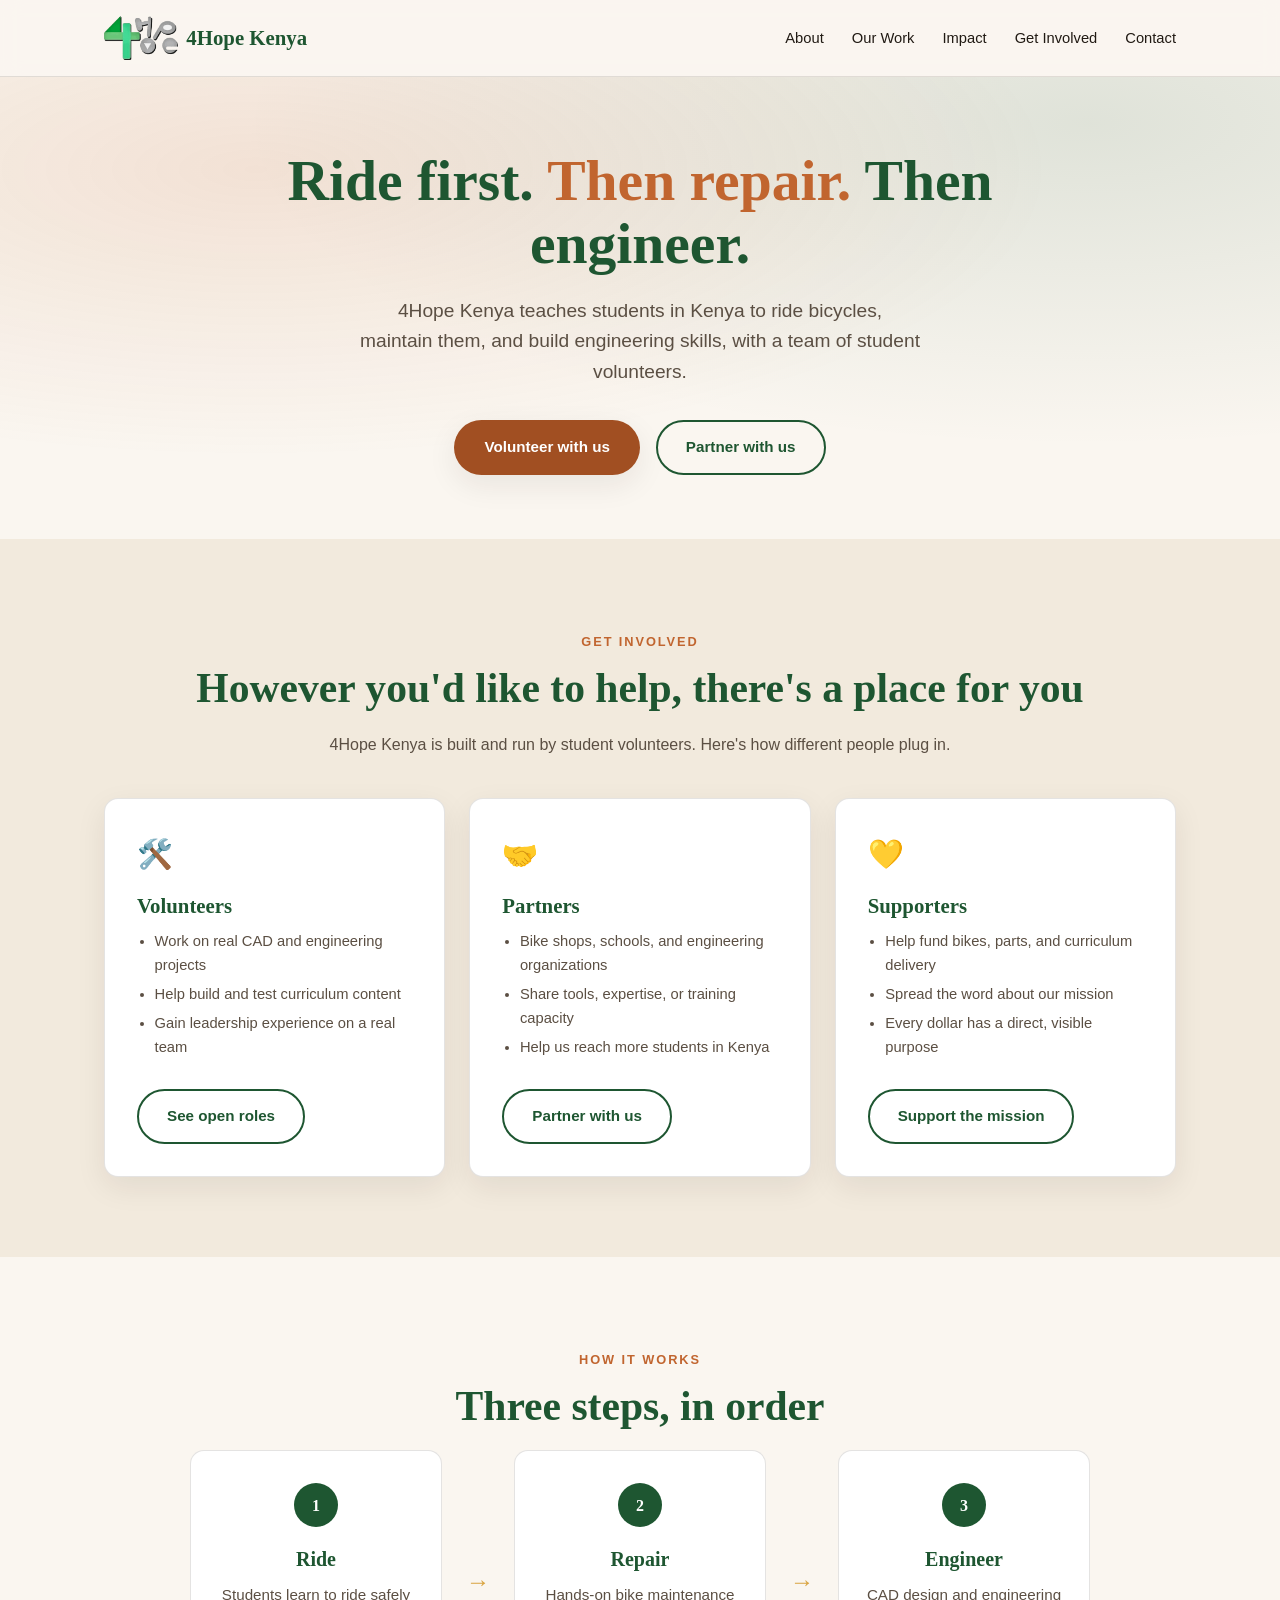
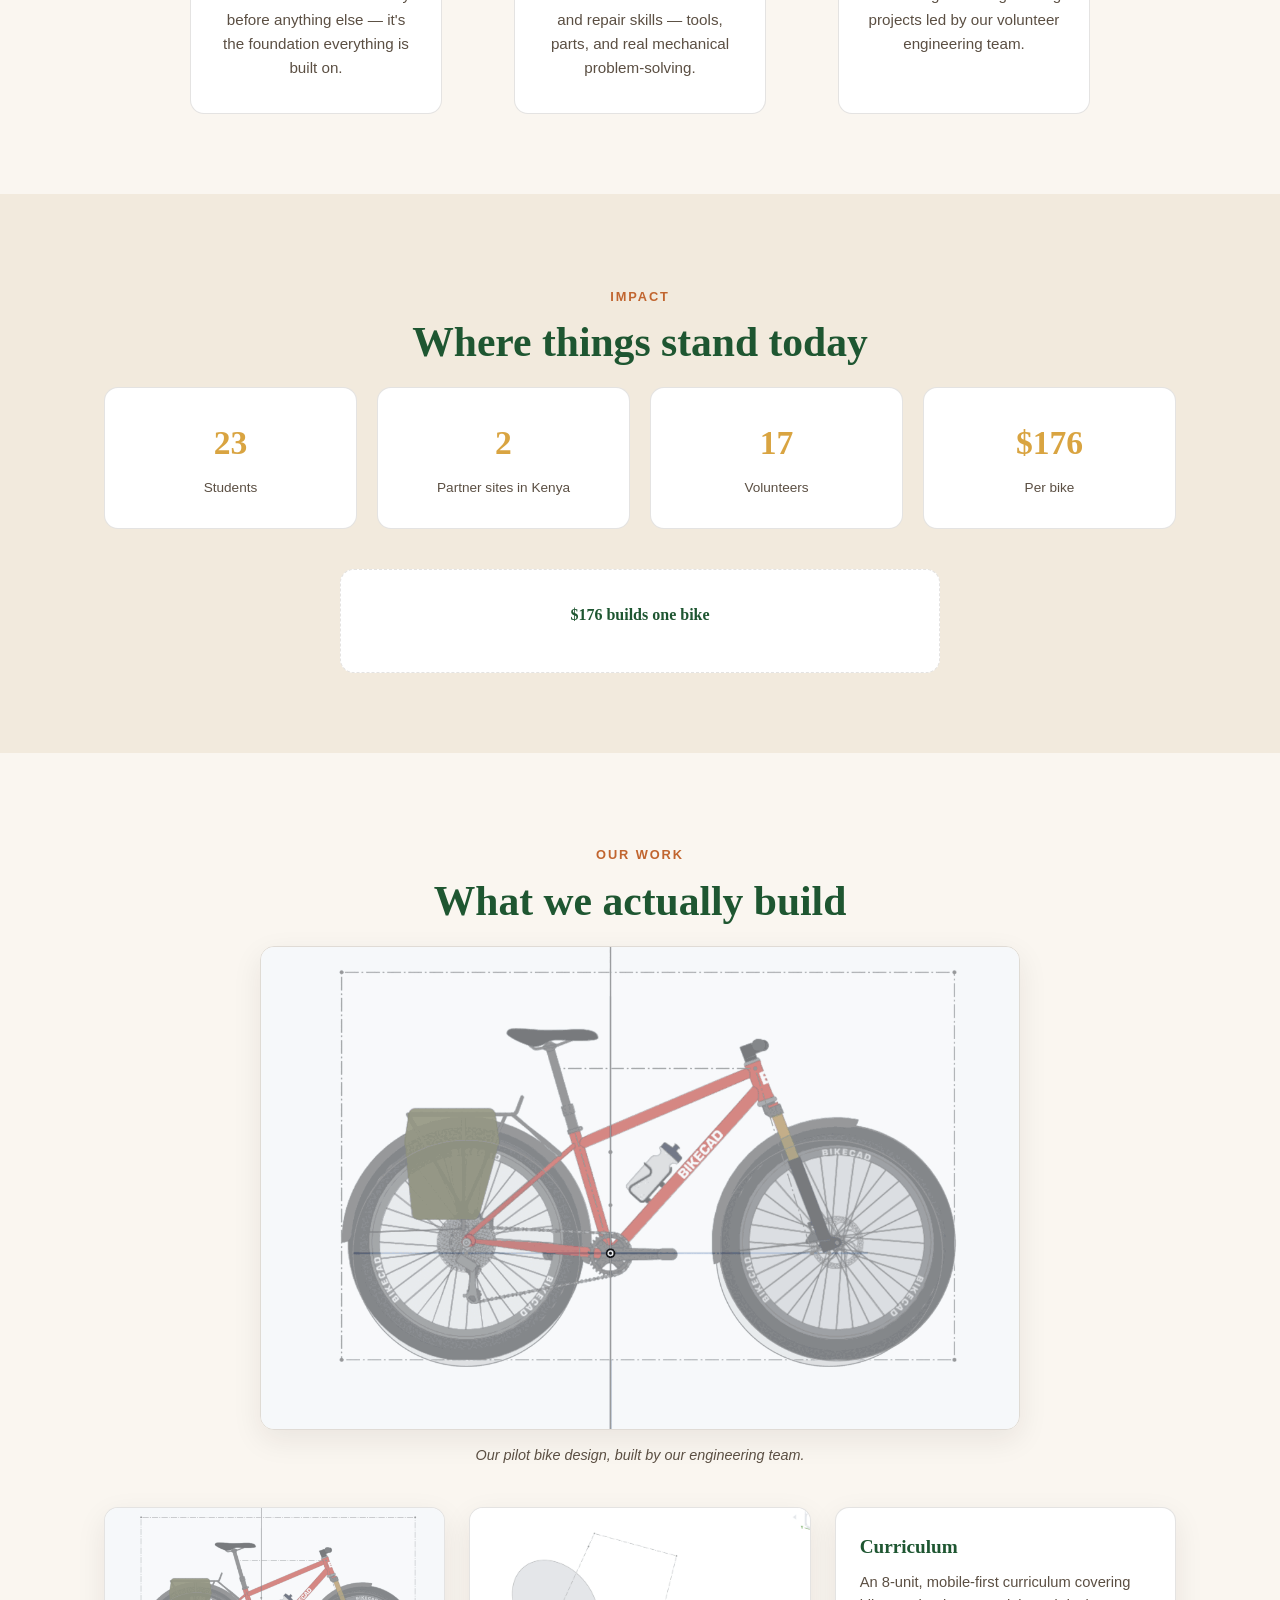
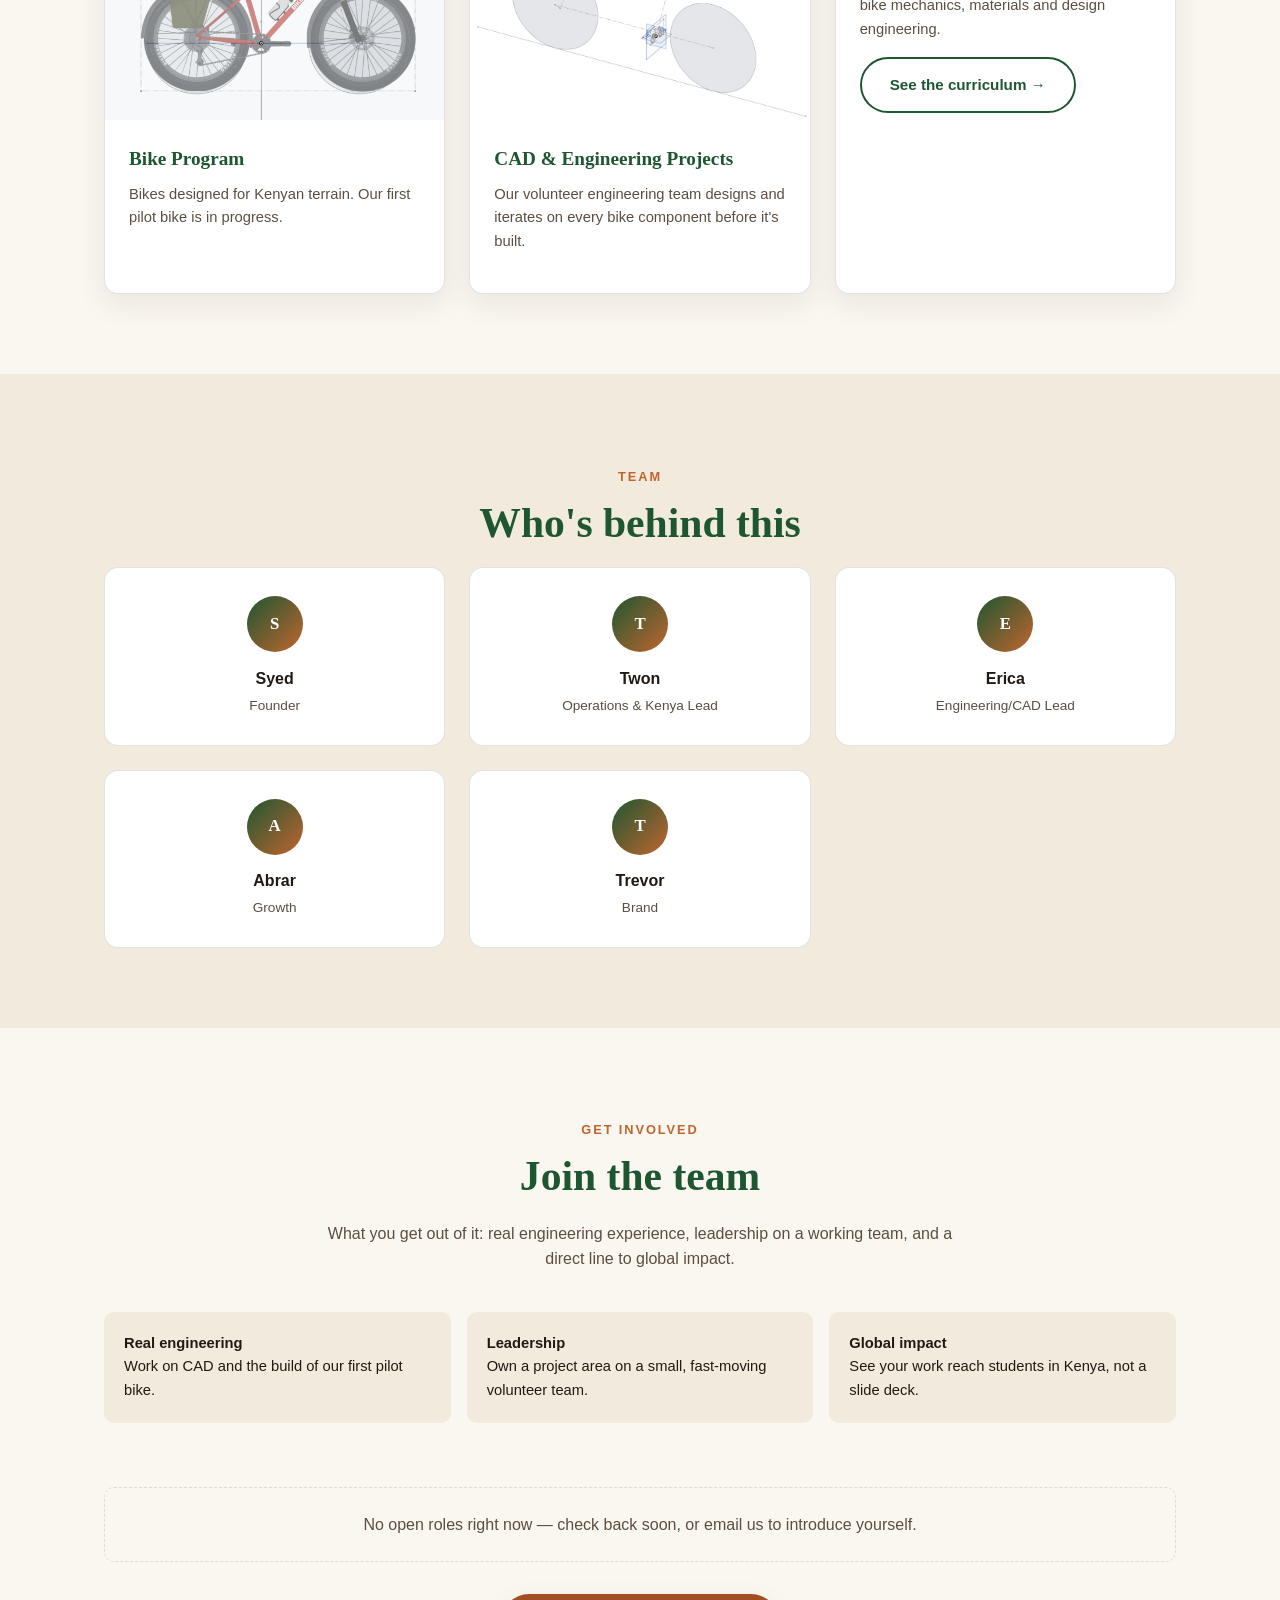
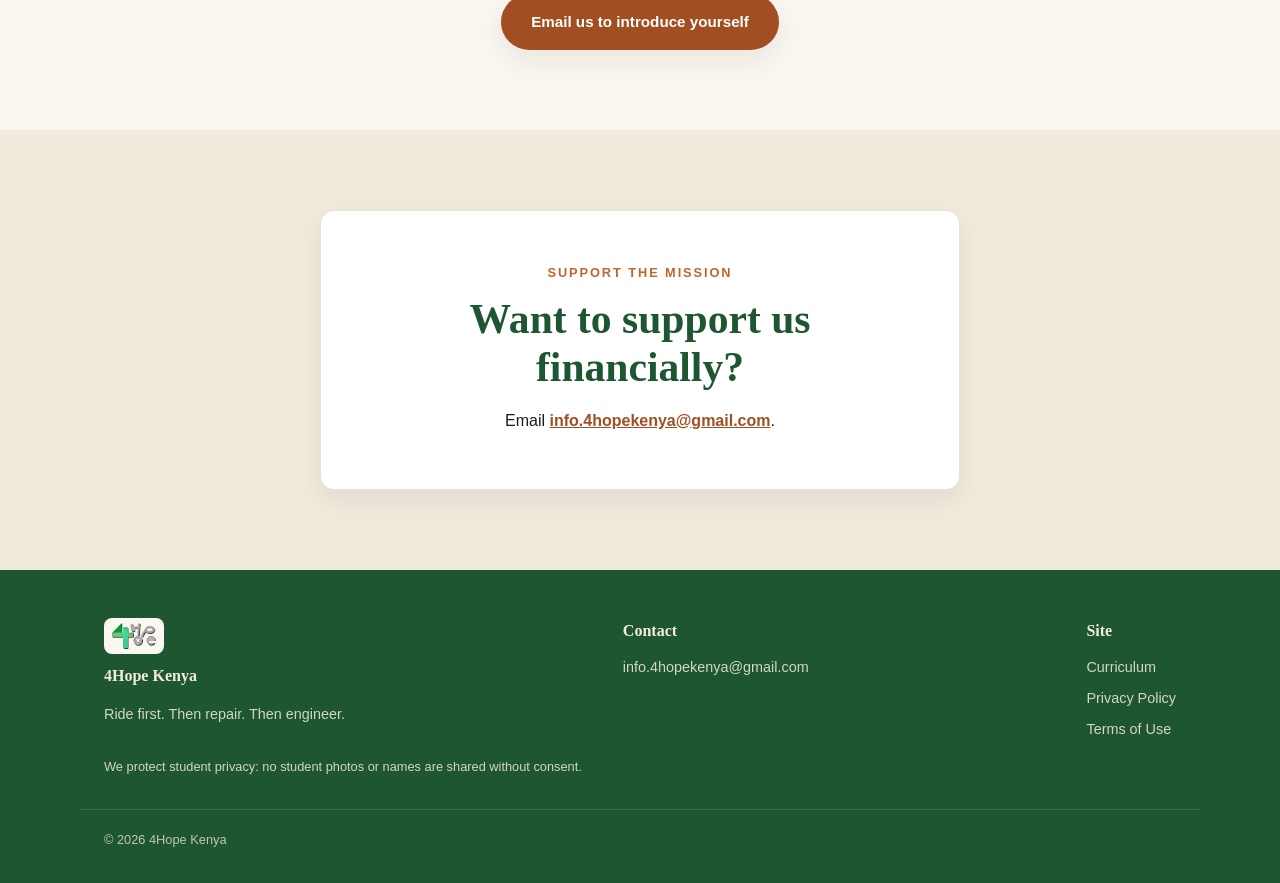
<file: index.html>
<!DOCTYPE html>
<html lang="en">
<head>
<meta charset="UTF-8">
<meta http-equiv="Content-Security-Policy" content="default-src 'self'; script-src 'self' https://www.googletagmanager.com; style-src 'self' 'unsafe-inline' https://fonts.googleapis.com; font-src 'self' https://fonts.gstatic.com; img-src 'self' data: https://www.googletagmanager.com https://www.google-analytics.com; connect-src 'self' https://www.google-analytics.com https://*.google-analytics.com https://www.googletagmanager.com https://analytics.google.com; object-src 'none'; base-uri 'self'; form-action 'self'">
<meta name="referrer" content="strict-origin-when-cross-origin">

<!--
  ===================================================================
  EDITING THIS SITE — quick guide for non-coders
  ===================================================================
  - Colors/fonts: edit styles.css — all colors are CSS variables at
    the very top of that file.
  - Impact numbers (students / partner sites / volunteers / cost):
    edit the four <span class="stat-num"> values in the "Impact"
    section below.
  - Team names/roles: edit the "Team" section below.
  - Open roles: edit the OPEN_ROLES array at the top of script.js.
  - Social links / Google Form link: search this file for "TODO"
    and replace the "#" placeholders with real URLs.
  Full instructions: see README.md.
  ===================================================================
-->

<!-- Google Search Console verification -->
<meta name="google-site-verification" content="l2ZcmYYLfAJ-4KXimwmOGnVy_1JES9dyr0ShLRb9XYY">
<!-- Google Analytics (GA4) -->
<script async src="https://www.googletagmanager.com/gtag/js?id=G-86GRNK6C8G"></script>
<script src="assets/analytics.js"></script>

<meta name="viewport" content="width=device-width, initial-scale=1.0">
<title>4Hope Kenya — Ride first. Then repair. Then engineer.</title>
<meta name="description" content="4Hope Kenya is a student-led youth engineering program teaching students in Kenya to ride bicycles, maintain them, and build engineering skills, with a team of student volunteers.">
<meta property="og:title" content="4Hope Kenya — Ride first. Then repair. Then engineer.">
<meta property="og:description" content="A student-led youth engineering program teaching students in Kenya to ride bicycles, maintain them, and build engineering skills.">
<meta property="og:type" content="website">
<meta property="og:url" content="https://4hopekenya.org/">
<link rel="icon" href="assets/favicon.ico" sizes="any">
<link rel="icon" href="assets/favicon-32.png" type="image/png" sizes="32x32">
<link rel="icon" href="assets/favicon-16.png" type="image/png" sizes="16x16">
<link rel="apple-touch-icon" href="assets/apple-touch-icon.png">
<meta property="og:image" content="https://4hopekenya.org/assets/og-image.png">
<meta property="og:image:width" content="1200">
<meta property="og:image:height" content="630">
<meta name="twitter:card" content="summary_large_image">
<meta name="twitter:image" content="https://4hopekenya.org/assets/og-image.png">
<link rel="canonical" href="https://4hopekenya.org/">
<link rel="preconnect" href="https://fonts.googleapis.com">
<link rel="preconnect" href="https://fonts.gstatic.com" crossorigin>
<link href="https://fonts.googleapis.com/css2?family=Fraunces:wght@400;600;700;900&family=Inter:wght@400;500;600;700&display=swap" rel="stylesheet">
<link rel="stylesheet" href="styles.css">
</head>
<body>
<a class="skip-link" href="#main">Skip to content</a>

<header class="site-header">
  <nav class="nav-inner" aria-label="Primary">
    <a href="/" class="logo">
      <img src="assets/logo.png" alt="4Hope Kenya logo" class="logo-img">
      4Hope Kenya
    </a>
    <button class="nav-toggle" aria-label="Toggle menu" aria-expanded="false">
      <svg viewBox="0 0 24 24" fill="none" stroke="currentColor" stroke-width="2"><path d="M3 6h18M3 12h18M3 18h18"/></svg>
    </button>
    <ul class="nav-links">
      <li><a href="#about">About</a></li>
      <li><a href="#our-work">Our Work</a></li>
      <li><a href="#impact">Impact</a></li>
      <li><a href="#get-involved">Get Involved</a></li>
      <li><a href="#contact">Contact</a></li>
    </ul>
  </nav>
</header>

<main id="main">

  <!-- ===== Hero ===== -->
  <section class="hero">
    <div class="container hero-inner">
      <h1>Ride first. <span class="accent">Then repair.</span> Then engineer.</h1>
      <p class="lead">4Hope Kenya teaches students in Kenya to ride bicycles, maintain them, and build engineering skills, with a team of student volunteers.</p>
      <div class="hero-actions">
        <a href="#get-involved" class="btn btn-primary">Volunteer with us</a>
        <a href="#support" class="btn btn-secondary">Partner with us</a>
      </div>
    </div>
  </section>

  <!-- ===== Audience split ===== -->
  <section id="about" class="section-alt">
    <div class="container">
      <p class="section-label center">Get Involved</p>
      <h2 class="section-title center">However you'd like to help, there's a place for you</h2>
      <p class="section-intro center">4Hope Kenya is built and run by student volunteers. Here's how different people plug in.</p>
      <div class="card-grid">
        <div class="audience-card">
          <div class="icon" aria-hidden="true">🛠️</div>
          <h3>Volunteers</h3>
          <ul>
            <li>Work on real CAD and engineering projects</li>
            <li>Help build and test curriculum content</li>
            <li>Gain leadership experience on a real team</li>
          </ul>
          <a href="#get-involved" class="btn btn-secondary">See open roles</a>
        </div>
        <div class="audience-card">
          <div class="icon" aria-hidden="true">🤝</div>
          <h3>Partners</h3>
          <ul>
            <li>Bike shops, schools, and engineering organizations</li>
            <li>Share tools, expertise, or training capacity</li>
            <li>Help us reach more students in Kenya</li>
          </ul>
          <a href="#support" class="btn btn-secondary">Partner with us</a>
        </div>
        <div class="audience-card">
          <div class="icon" aria-hidden="true">💛</div>
          <h3>Supporters</h3>
          <ul>
            <li>Help fund bikes, parts, and curriculum delivery</li>
            <li>Spread the word about our mission</li>
            <li>Every dollar has a direct, visible purpose</li>
          </ul>
          <a href="#support" class="btn btn-secondary">Support the mission</a>
        </div>
      </div>
    </div>
  </section>

  <!-- ===== How it works ===== -->
  <section>
    <div class="container">
      <p class="section-label center">How It Works</p>
      <h2 class="section-title center">Three steps, in order</h2>
      <div class="path-steps">
        <div class="path-step">
          <div class="step-num">1</div>
          <h3>Ride</h3>
          <p>Students learn to ride safely before anything else — it's the foundation everything is built on.</p>
        </div>
        <div class="path-arrow" aria-hidden="true">→</div>
        <div class="path-step">
          <div class="step-num">2</div>
          <h3>Repair</h3>
          <p>Hands-on bike maintenance and repair skills — tools, parts, and real mechanical problem-solving.</p>
        </div>
        <div class="path-arrow" aria-hidden="true">→</div>
        <div class="path-step">
          <div class="step-num">3</div>
          <h3>Engineer</h3>
          <p>CAD design and engineering projects led by our volunteer engineering team.</p>
        </div>
      </div>
    </div>
  </section>

  <!-- ===== Impact ===== -->
  <section id="impact" class="section-alt">
    <div class="container">
      <p class="section-label center">Impact</p>
      <h2 class="section-title center">Where things stand today</h2>
      <div class="stat-grid">
        <div class="stat-tile"><span class="stat-num">23</span><span class="stat-label">Students</span></div>
        <div class="stat-tile"><span class="stat-num">2</span><span class="stat-label">Partner sites in Kenya</span></div>
        <div class="stat-tile"><span class="stat-num">17</span><span class="stat-label">Volunteers</span></div>
        <div class="stat-tile"><span class="stat-num">$176</span><span class="stat-label">Per bike</span></div>
      </div>
      <div class="impact-breakdown">
        <h4>$176 builds one bike</h4>
      </div>
    </div>
  </section>

  <!-- ===== Our Work ===== -->
  <section id="our-work">
    <div class="container">
      <p class="section-label center">Our Work</p>
      <h2 class="section-title center">What we actually build</h2>
      <figure class="featured-render">
        <img src="assets/bike-render-1.png" alt="CAD render of a 4Hope Kenya mountain bike frame, side profile" loading="lazy">
        <figcaption>Our pilot bike design, built by our engineering team.</figcaption>
      </figure>
      <div class="card-grid">
        <div class="work-card">
          <div class="media">
            <img src="assets/bike-render-1.png" alt="CAD render of a 4Hope Kenya mountain bike frame, side profile" loading="lazy">
          </div>
          <div class="body">
            <h3>Bike Program</h3>
            <p>Bikes designed for Kenyan terrain. Our first pilot bike is in progress.</p>
          </div>
        </div>
        <div class="work-card">
          <div class="media">
            <img src="assets/bike-render-2.png" alt="Isometric CAD render of a 4Hope Kenya bike design" loading="lazy">
          </div>
          <div class="body">
            <h3>CAD &amp; Engineering Projects</h3>
            <p>Our volunteer engineering team designs and iterates on every bike component before it's built.</p>
          </div>
        </div>
        <div class="work-card">
          <div class="body">
            <h3>Curriculum</h3>
            <p>An 8-unit, mobile-first curriculum covering bike mechanics, materials and design engineering.</p>
            <a href="curriculum.html" class="btn btn-secondary">See the curriculum →</a>
          </div>
        </div>
      </div>
    </div>
  </section>

  <!-- ===== Team ===== -->
  <section class="section-alt">
    <div class="container">
      <p class="section-label center">Team</p>
      <h2 class="section-title center">Who's behind this</h2>
      <div class="team-grid">
        <div class="team-card"><div class="team-avatar" aria-hidden="true">S</div><div class="team-name">Syed</div><div class="team-role">Founder</div></div>
        <div class="team-card"><div class="team-avatar" aria-hidden="true">T</div><div class="team-name">Twon</div><div class="team-role">Operations &amp; Kenya Lead</div></div>
        <div class="team-card"><div class="team-avatar" aria-hidden="true">E</div><div class="team-name">Erica</div><div class="team-role">Engineering/CAD Lead</div></div>
        <div class="team-card"><div class="team-avatar" aria-hidden="true">A</div><div class="team-name">Abrar</div><div class="team-role">Growth</div></div>
        <div class="team-card"><div class="team-avatar" aria-hidden="true">T</div><div class="team-name">Trevor</div><div class="team-role">Brand</div></div>
      </div>
    </div>
  </section>

  <!-- ===== Get Involved ===== -->
  <section id="get-involved">
    <div class="container">
      <p class="section-label center">Get Involved</p>
      <h2 class="section-title center">Join the team</h2>
      <p class="section-intro center">What you get out of it: real engineering experience, leadership on a working team, and a direct line to global impact.</p>
      <div class="gain-list">
        <div><strong>Real engineering</strong><br>Work on CAD and the build of our first pilot bike.</div>
        <div><strong>Leadership</strong><br>Own a project area on a small, fast-moving volunteer team.</div>
        <div><strong>Global impact</strong><br>See your work reach students in Kenya, not a slide deck.</div>
      </div>
      <ul class="roles-list" id="roles-list" hidden></ul>
      <p class="roles-empty" id="roles-empty" hidden>No open roles right now — check back soon, or email us to introduce yourself.</p>
      <div class="center">
        <a href="mailto:info.4hopekenya@gmail.com" class="btn btn-primary">Email us to introduce yourself</a>
      </div>
    </div>
  </section>

  <!-- ===== Support (replaces "Partner with us" section — no confirmed partners yet) ===== -->
  <section id="support" class="section-alt">
    <div class="container">
      <div class="support-box">
        <p class="section-label">Support the Mission</p>
        <h2 class="section-title" style="margin-bottom:1rem">Want to support us financially?</h2>
        <p>Email <a href="mailto:info.4hopekenya@gmail.com" style="color:var(--color-primary-dark);font-weight:600">info.4hopekenya@gmail.com</a>.</p>
      </div>

      <!--
        ===================================================================
        PARTNERS & SUPPORTERS TEMPLATE — commented out intentionally.
        We have no confirmed partners yet (nobody has agreed in writing
        to be listed). When a partner confirms, uncomment this block,
        remove this comment, and list names only — no logos, no
        addresses, no descriptions implying formal agreements, and never
        name the Kenya student sites.

        <div style="margin-top:3rem">
          <h3 class="section-title center" style="font-size:1.4rem">Partners &amp; Supporters</h3>
          <ul class="center" style="list-style:none;padding:0;display:flex;gap:1.5rem;justify-content:center;flex-wrap:wrap">
            <li>Partner Name One</li>
            <li>Partner Name Two</li>
          </ul>
        </div>
        ===================================================================
      -->
    </div>
  </section>

</main>

<footer class="site-footer" id="contact">
  <div class="footer-inner">
    <div class="footer-col">
      <div class="footer-logo-chip"><img src="assets/logo.png" alt="4Hope Kenya logo" class="footer-logo"></div>
      <h4>4Hope Kenya</h4>
      <p style="font-size:0.9rem;opacity:0.85;max-width:260px">Ride first. Then repair. Then engineer.</p>
    </div>
    <div class="footer-col">
      <h4>Contact</h4>
      <ul>
        <li><a href="mailto:info.4hopekenya@gmail.com">info.4hopekenya@gmail.com</a></li>
      </ul>
    </div>
    <div class="footer-col">
      <h4>Site</h4>
      <ul>
        <li><a href="curriculum.html">Curriculum</a></li>
        <li><a href="privacy.html">Privacy Policy</a></li>
        <li><a href="terms.html">Terms of Use</a></li>
      </ul>
    </div>
  </div>
  <p class="safeguarding-note">We protect student privacy: no student photos or names are shared without consent.</p>
  <div class="footer-bottom">
    <span>© 2026 4Hope Kenya</span>
  </div>
</footer>

<script src="script.js"></script>
</body>
</html>
</file>
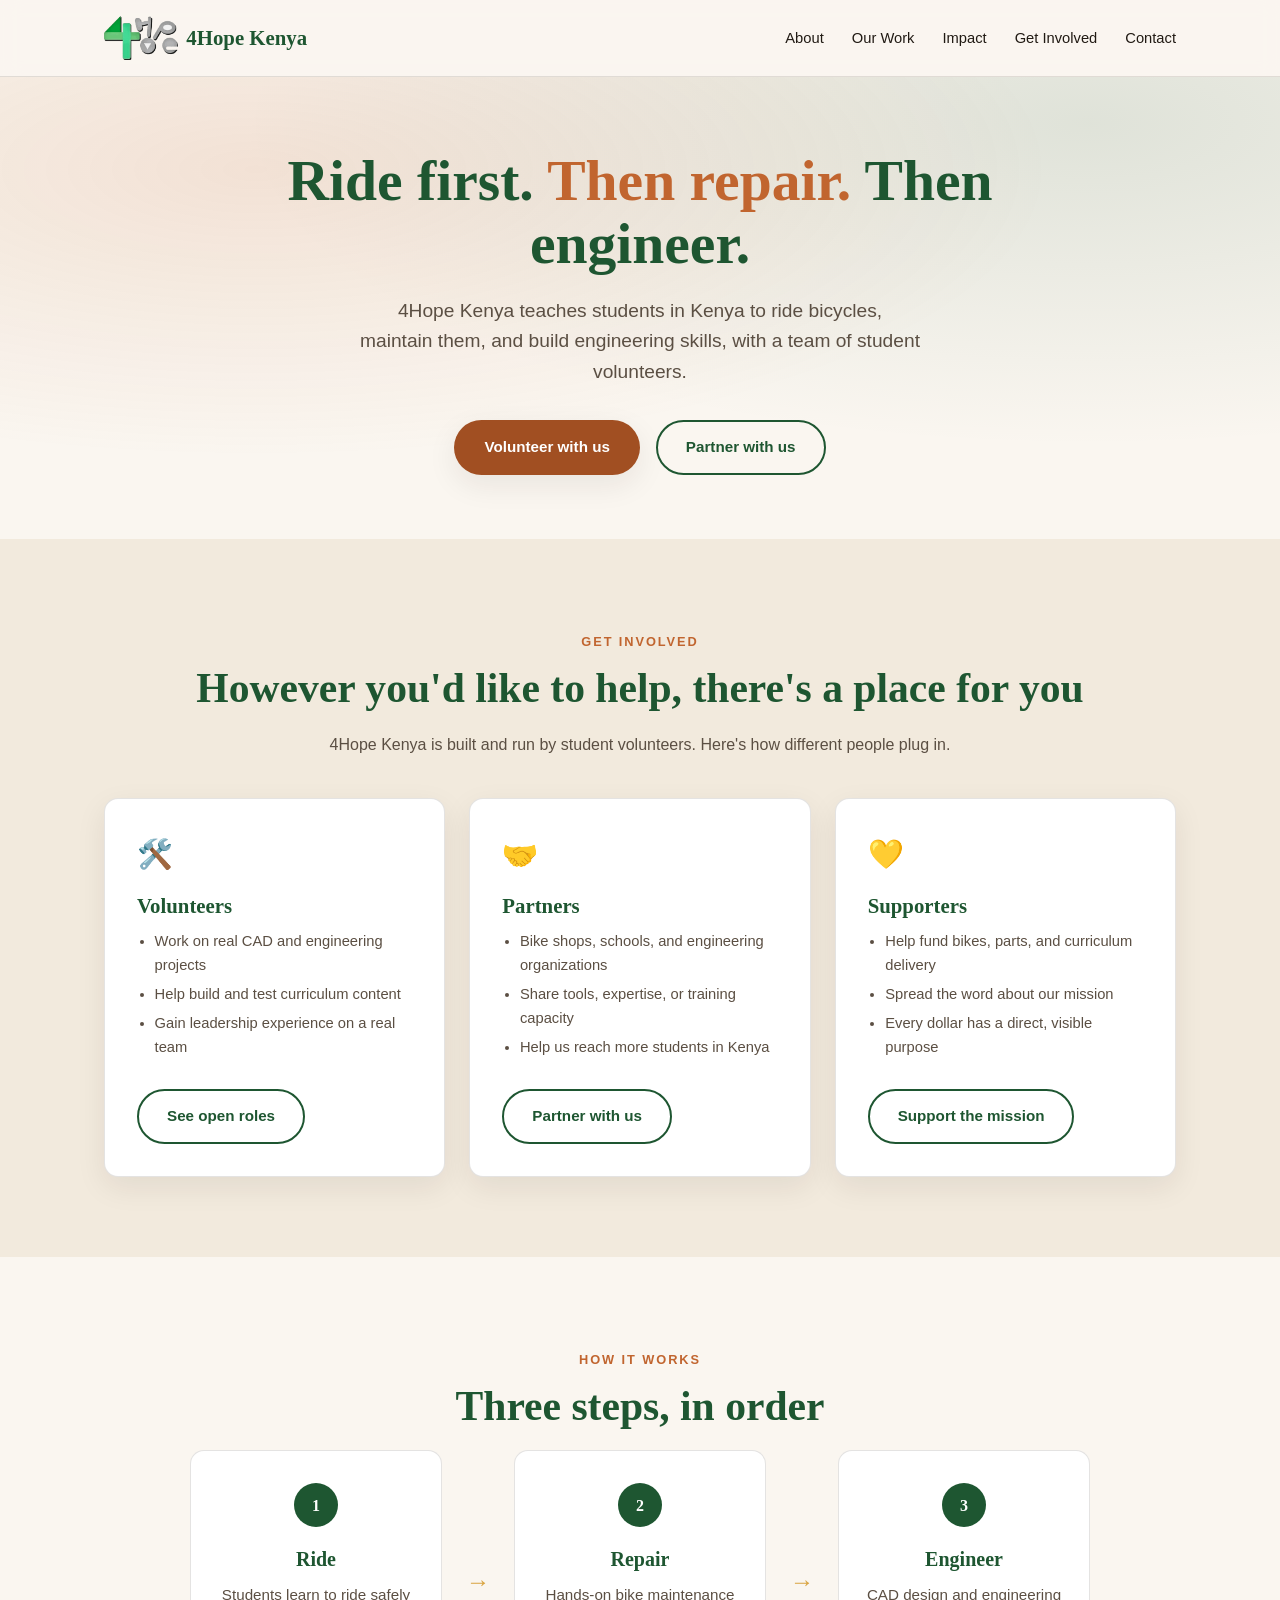
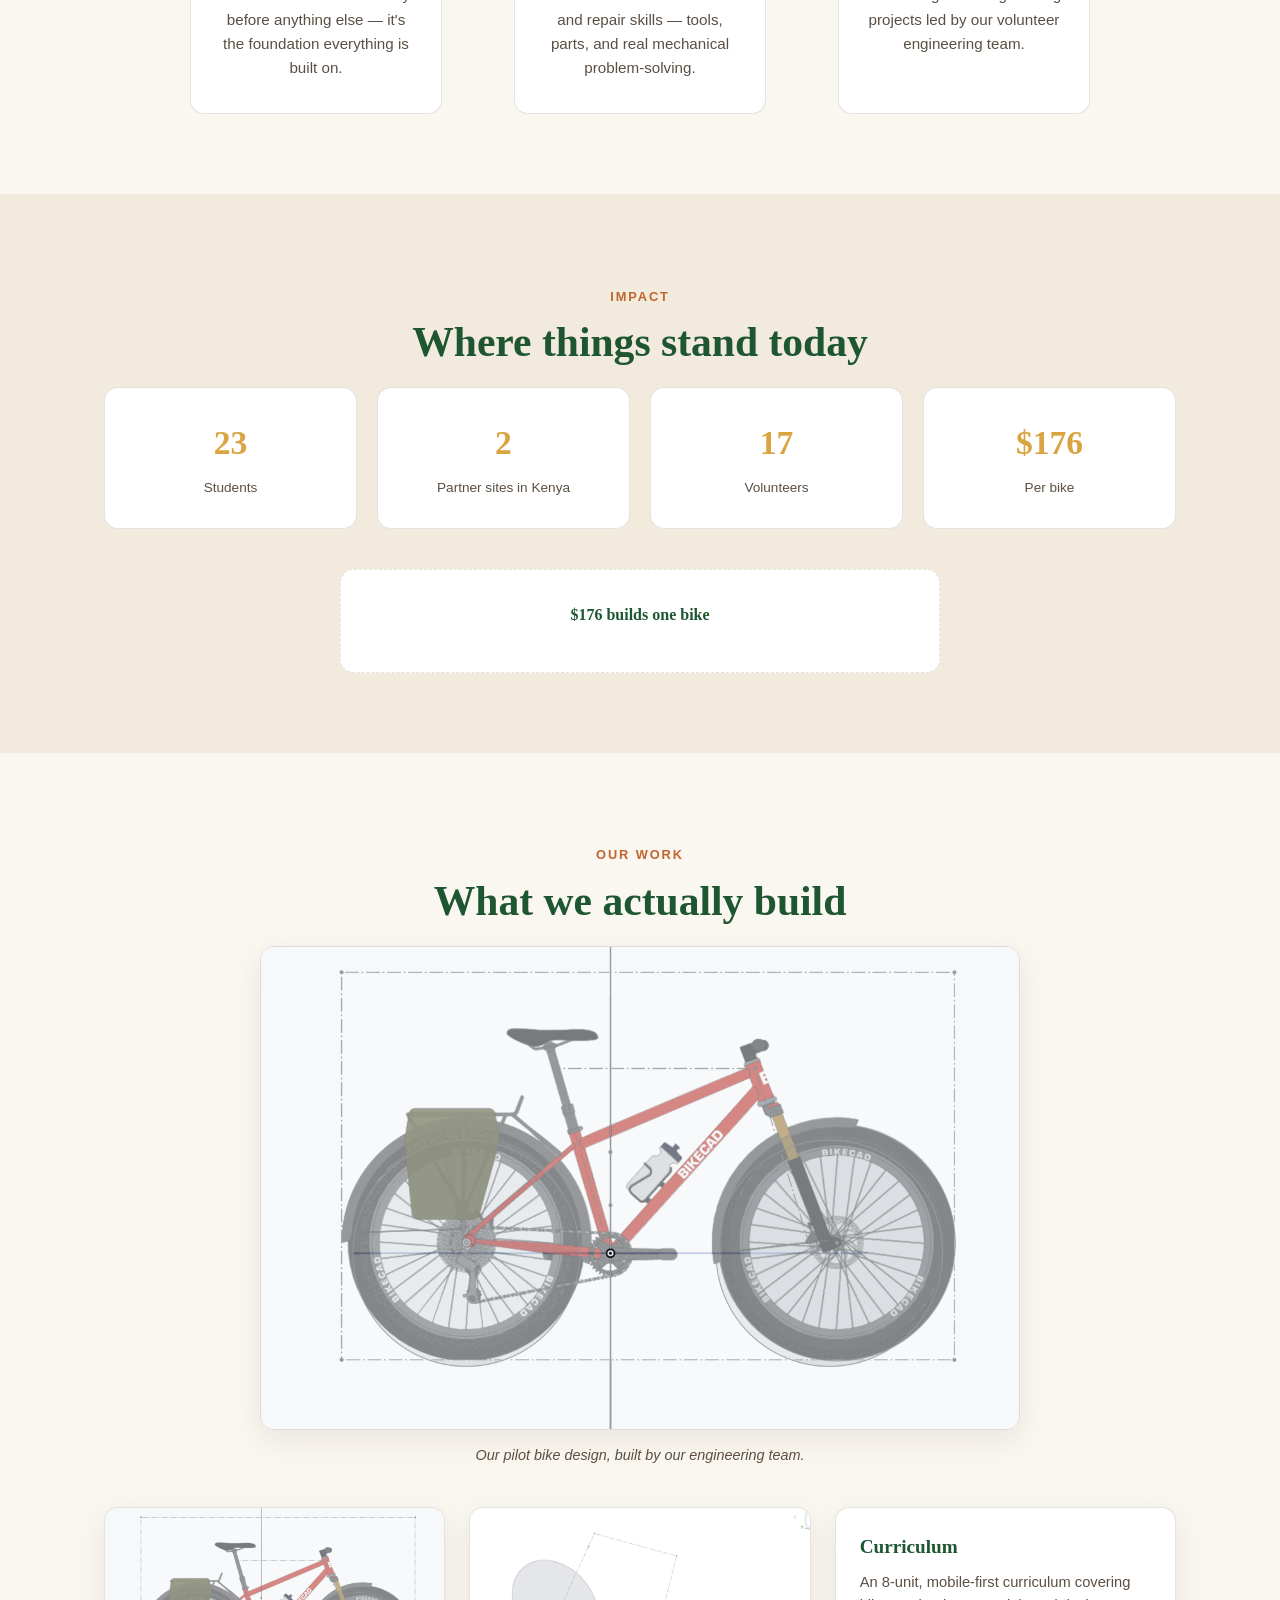
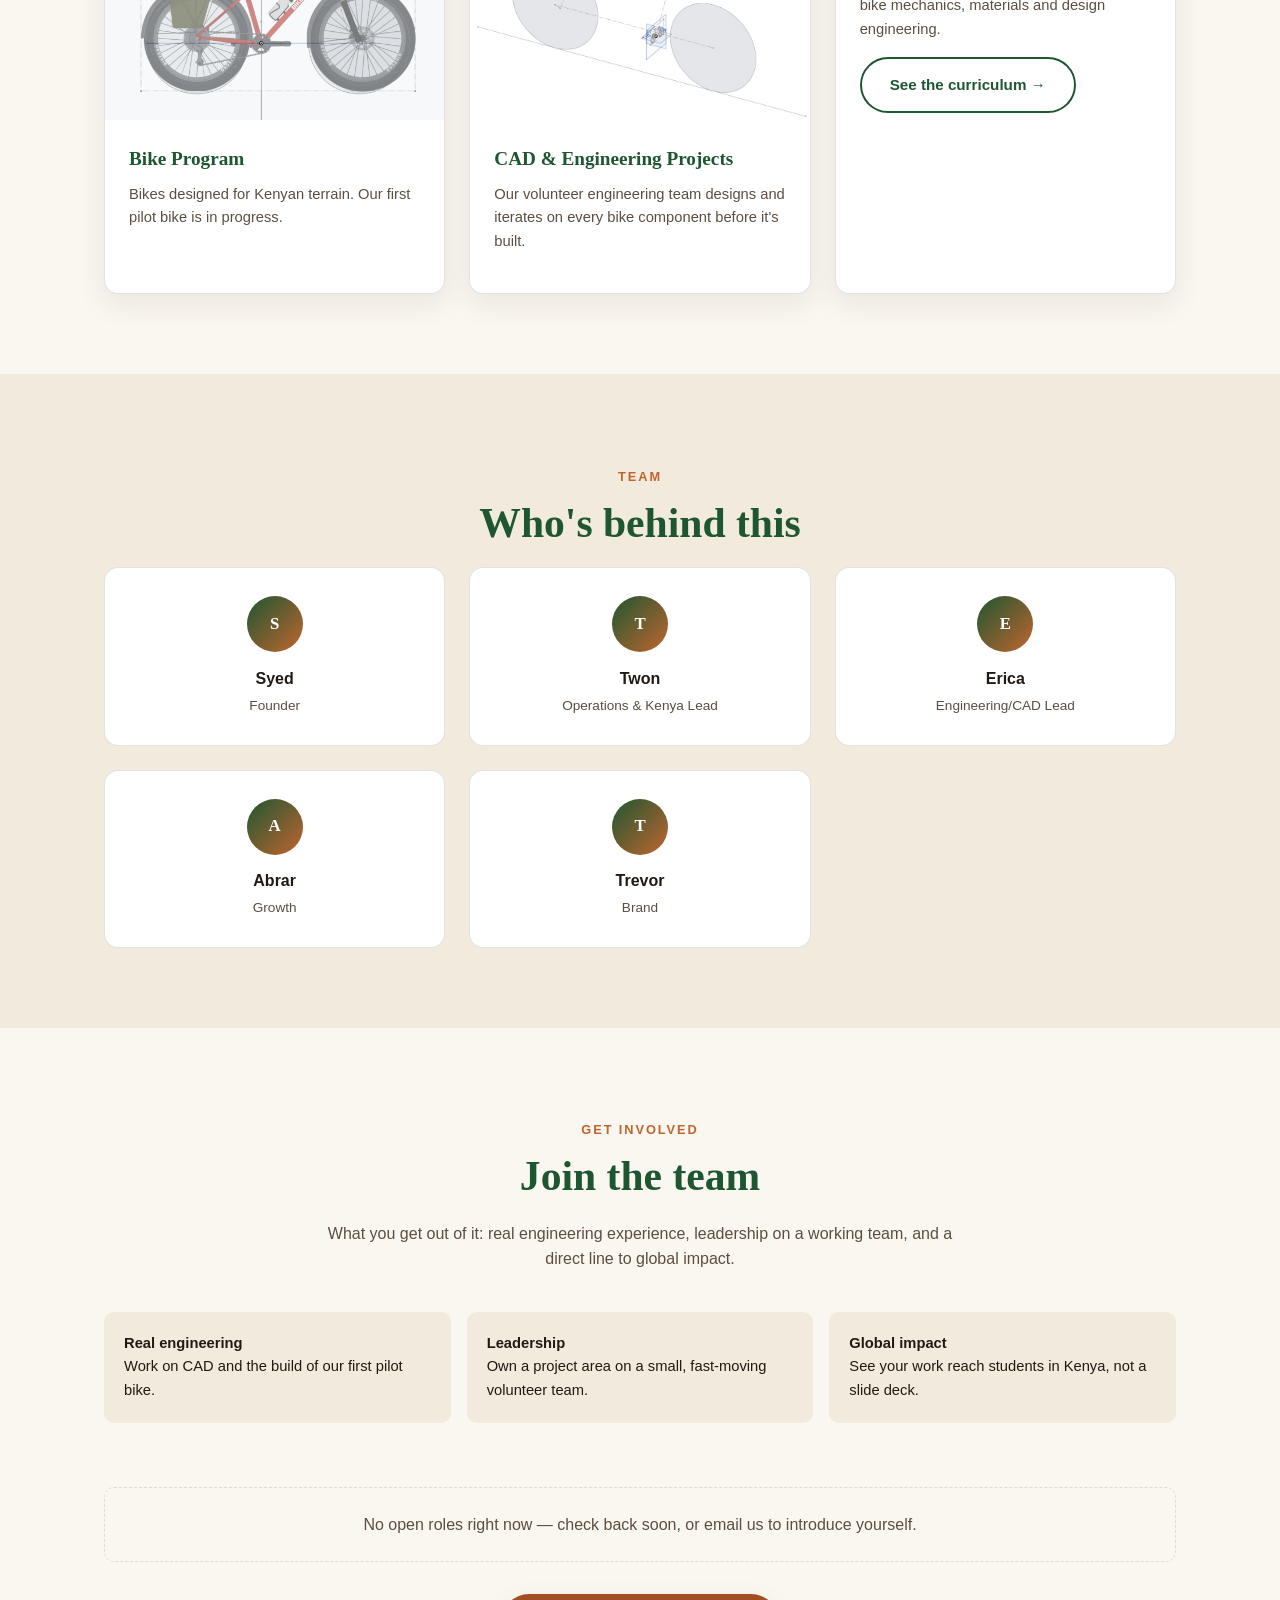
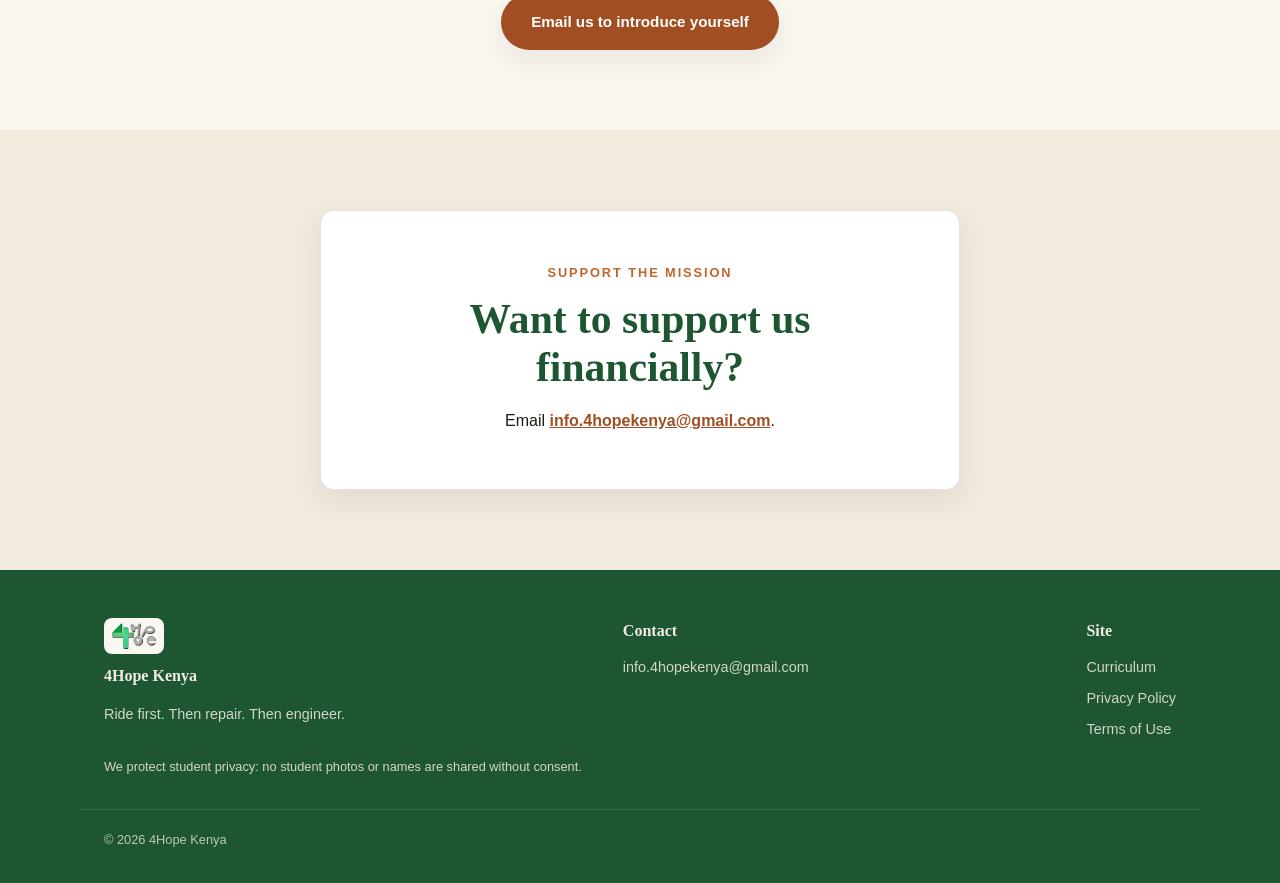
<file: about.html>
<!DOCTYPE html>
<html lang="en">
<head>
<meta charset="UTF-8">
<meta http-equiv="Content-Security-Policy" content="default-src 'self'; script-src 'self' https://www.googletagmanager.com; style-src 'self' 'unsafe-inline' https://fonts.googleapis.com; font-src 'self' https://fonts.gstatic.com; img-src 'self' data: https://www.googletagmanager.com https://www.google-analytics.com; connect-src 'self' https://www.google-analytics.com https://*.google-analytics.com https://www.googletagmanager.com https://analytics.google.com; object-src 'none'; base-uri 'self'; form-action 'self'">
<meta name="referrer" content="strict-origin-when-cross-origin">
<!-- Google Search Console verification -->
<meta name="google-site-verification" content="l2ZcmYYLfAJ-4KXimwmOGnVy_1JES9dyr0ShLRb9XYY">
<!-- Google Analytics (GA4) -->
<script async src="https://www.googletagmanager.com/gtag/js?id=G-86GRNK6C8G"></script>
<script src="assets/analytics.js"></script>
<meta name="viewport" content="width=device-width, initial-scale=1.0">
<meta http-equiv="refresh" content="0; url=/#about">
<link rel="canonical" href="https://4hopekenya.org/#about">
<title>4Hope Kenya — redirecting…</title>
<link rel="icon" href="assets/favicon.ico" sizes="any">
<link rel="icon" href="assets/favicon-32.png" type="image/png" sizes="32x32">
<link rel="icon" href="assets/favicon-16.png" type="image/png" sizes="16x16">
<link rel="apple-touch-icon" href="assets/apple-touch-icon.png">
<meta property="og:image" content="https://4hopekenya.org/assets/og-image.png">
<meta property="og:image:width" content="1200">
<meta property="og:image:height" content="630">
<meta name="twitter:card" content="summary_large_image">
<meta name="twitter:image" content="https://4hopekenya.org/assets/og-image.png">
<link rel="stylesheet" href="styles.css">
</head>
<body>
<main id="main" class="container" style="padding:6rem 1.5rem;text-align:center">
  <p>Redirecting to <a href="/#about">4Hope Kenya</a>…</p>
</main>
</body>
</html>
</file>
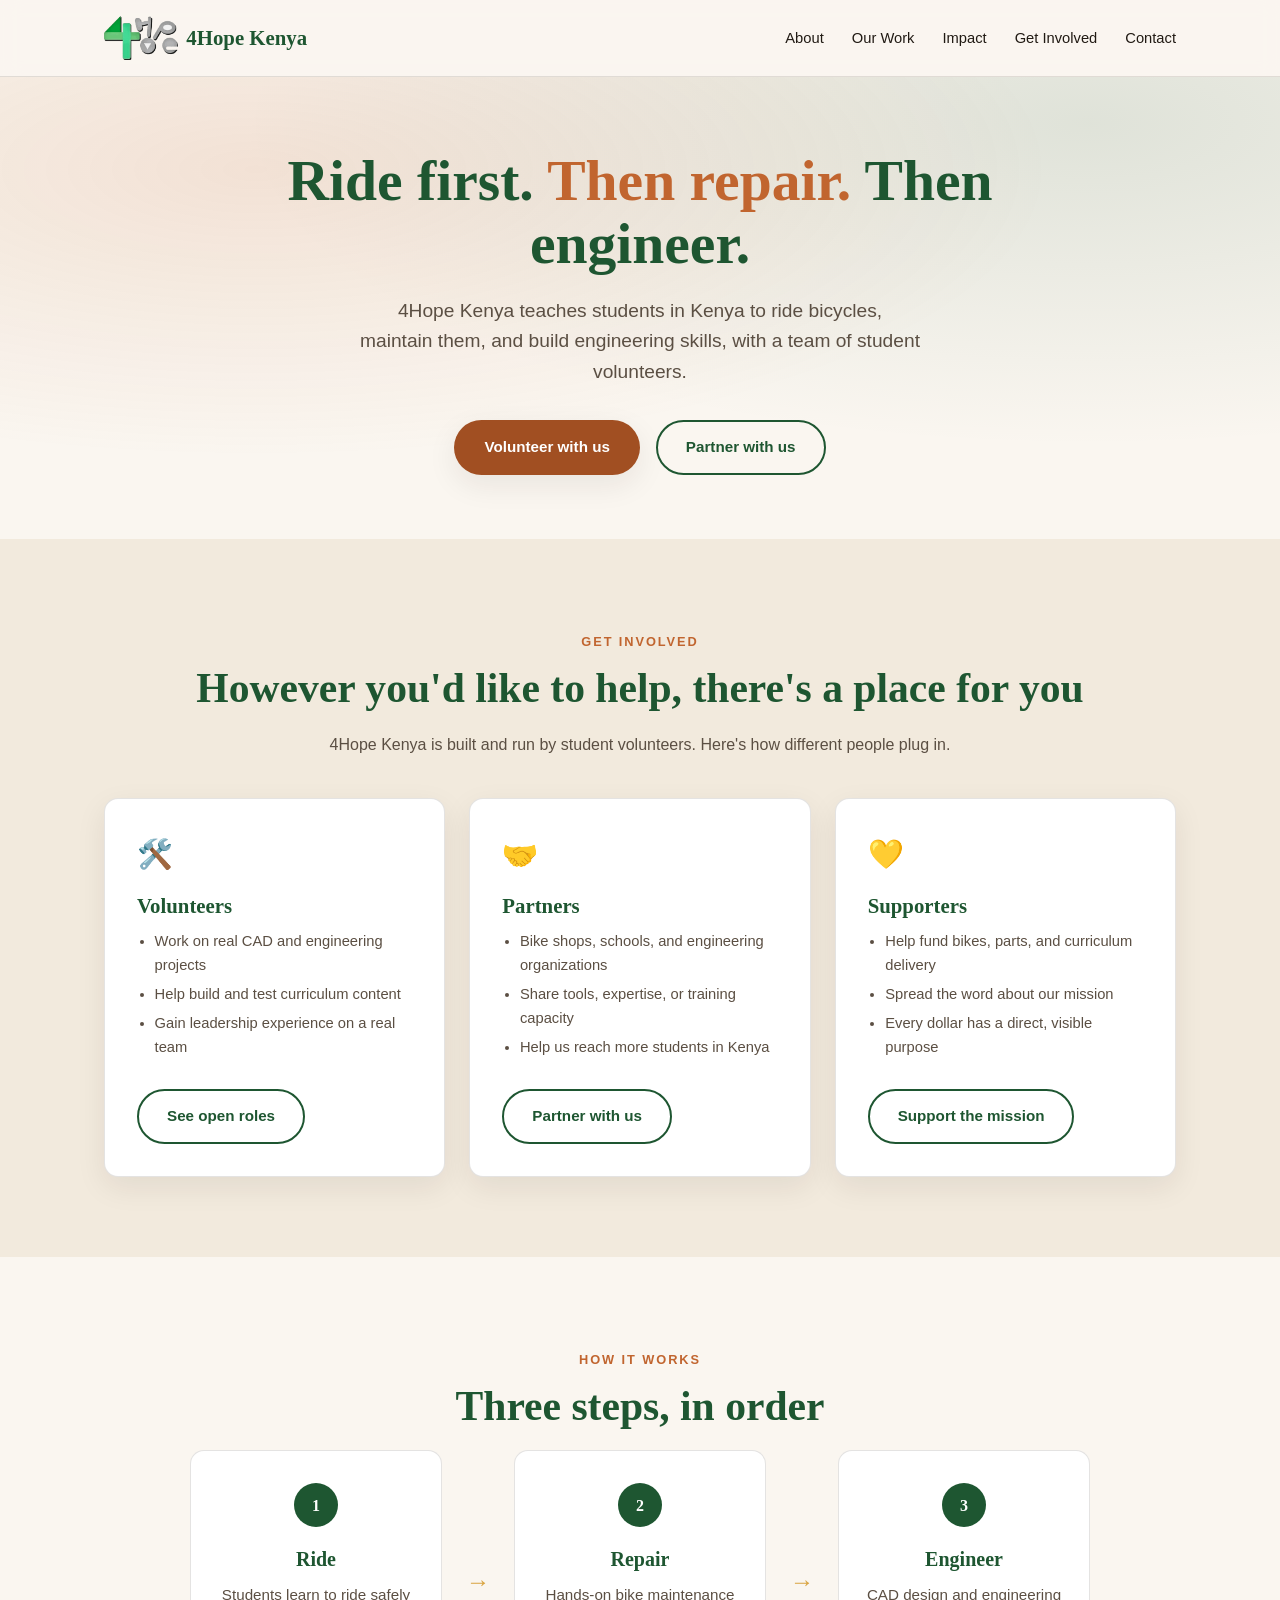
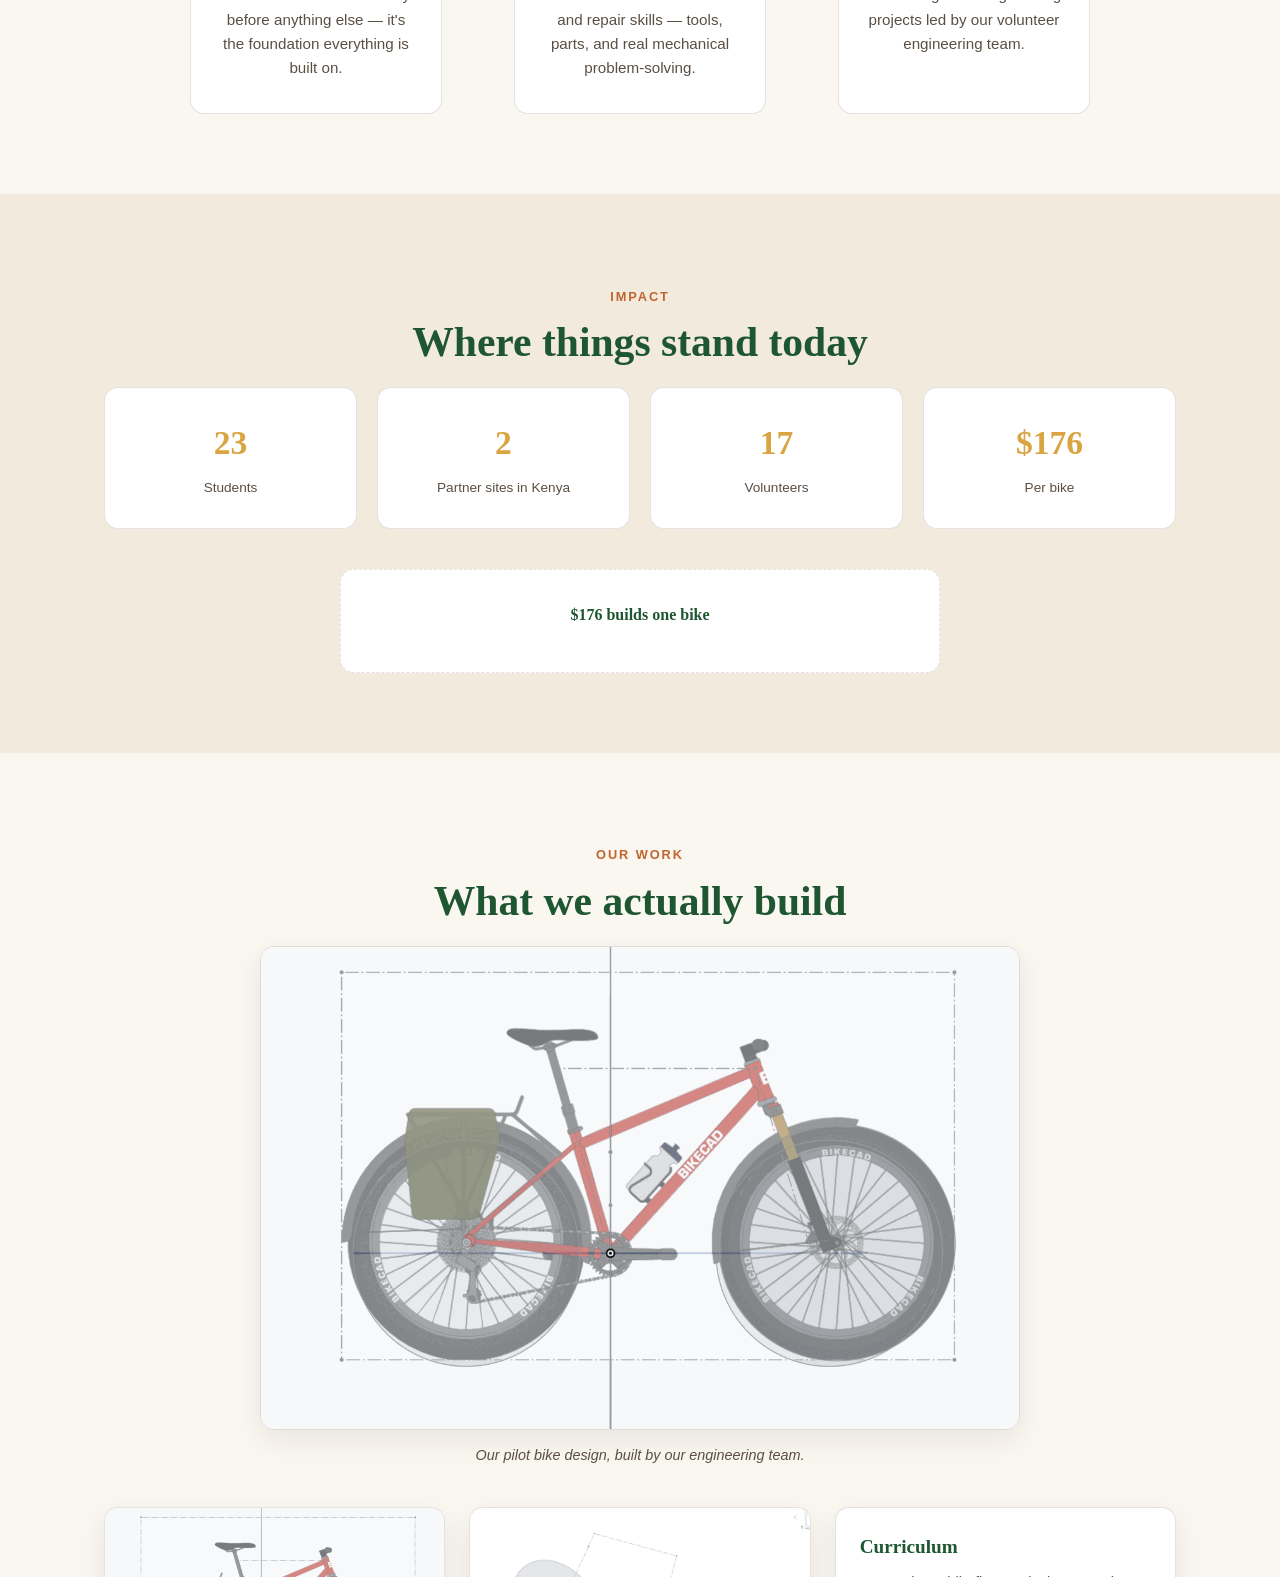
<file: ai-services.html>
<!DOCTYPE html>
<html lang="en">
<head>
<meta charset="UTF-8">
<meta http-equiv="Content-Security-Policy" content="default-src 'self'; script-src 'self' https://www.googletagmanager.com; style-src 'self' 'unsafe-inline' https://fonts.googleapis.com; font-src 'self' https://fonts.gstatic.com; img-src 'self' data: https://www.googletagmanager.com https://www.google-analytics.com; connect-src 'self' https://www.google-analytics.com https://*.google-analytics.com https://www.googletagmanager.com https://analytics.google.com; object-src 'none'; base-uri 'self'; form-action 'self'">
<meta name="referrer" content="strict-origin-when-cross-origin">
<!-- Google Search Console verification -->
<meta name="google-site-verification" content="l2ZcmYYLfAJ-4KXimwmOGnVy_1JES9dyr0ShLRb9XYY">
<!-- Google Analytics (GA4) -->
<script async src="https://www.googletagmanager.com/gtag/js?id=G-86GRNK6C8G"></script>
<script src="assets/analytics.js"></script>
<meta name="viewport" content="width=device-width, initial-scale=1.0">
<meta http-equiv="refresh" content="0; url=/">
<link rel="canonical" href="https://4hopekenya.org/">
<title>4Hope Kenya — redirecting…</title>
<link rel="icon" href="assets/favicon.ico" sizes="any">
<link rel="icon" href="assets/favicon-32.png" type="image/png" sizes="32x32">
<link rel="icon" href="assets/favicon-16.png" type="image/png" sizes="16x16">
<link rel="apple-touch-icon" href="assets/apple-touch-icon.png">
<meta property="og:image" content="https://4hopekenya.org/assets/og-image.png">
<meta property="og:image:width" content="1200">
<meta property="og:image:height" content="630">
<meta name="twitter:card" content="summary_large_image">
<meta name="twitter:image" content="https://4hopekenya.org/assets/og-image.png">
<link rel="stylesheet" href="styles.css">
</head>
<body>
<main id="main" class="container" style="padding:6rem 1.5rem;text-align:center">
  <p>This page has moved. Redirecting to the <a href="/">4Hope Kenya homepage</a>…</p>
</main>
</body>
</html>
</file>
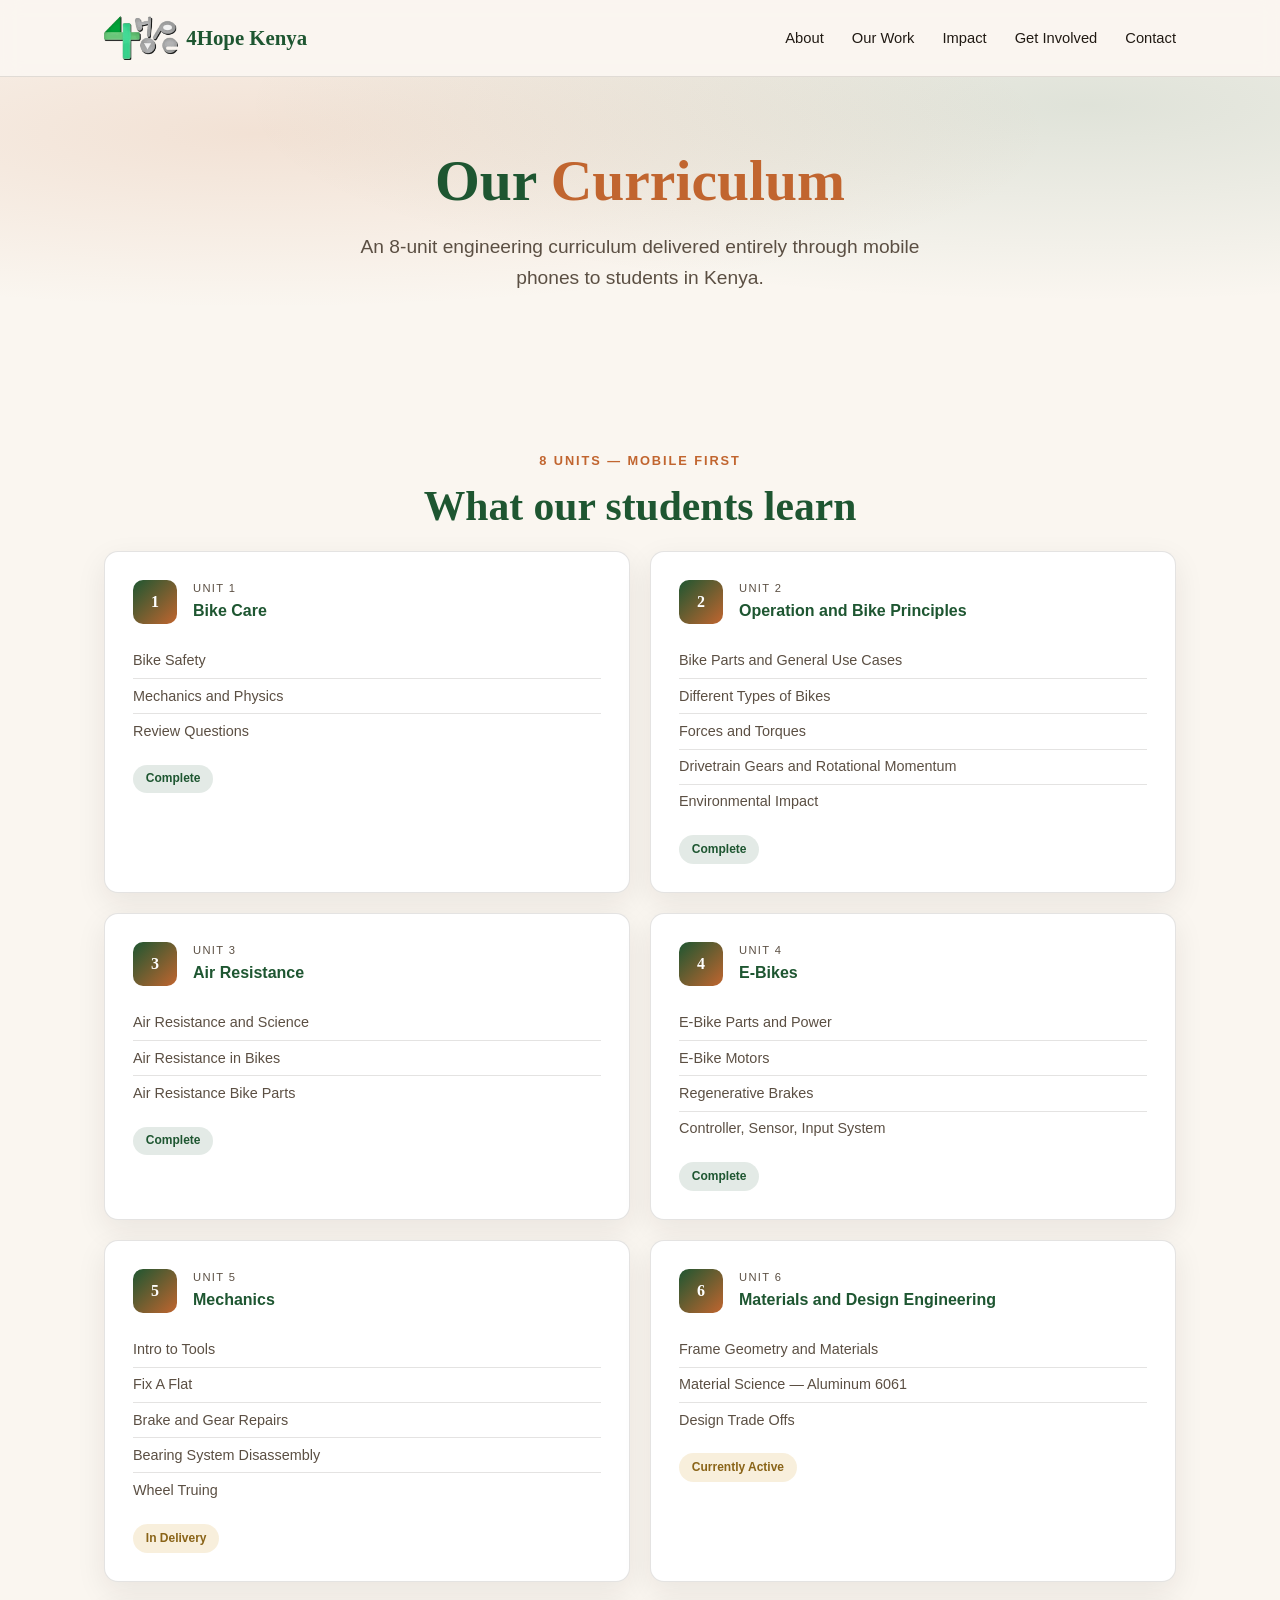
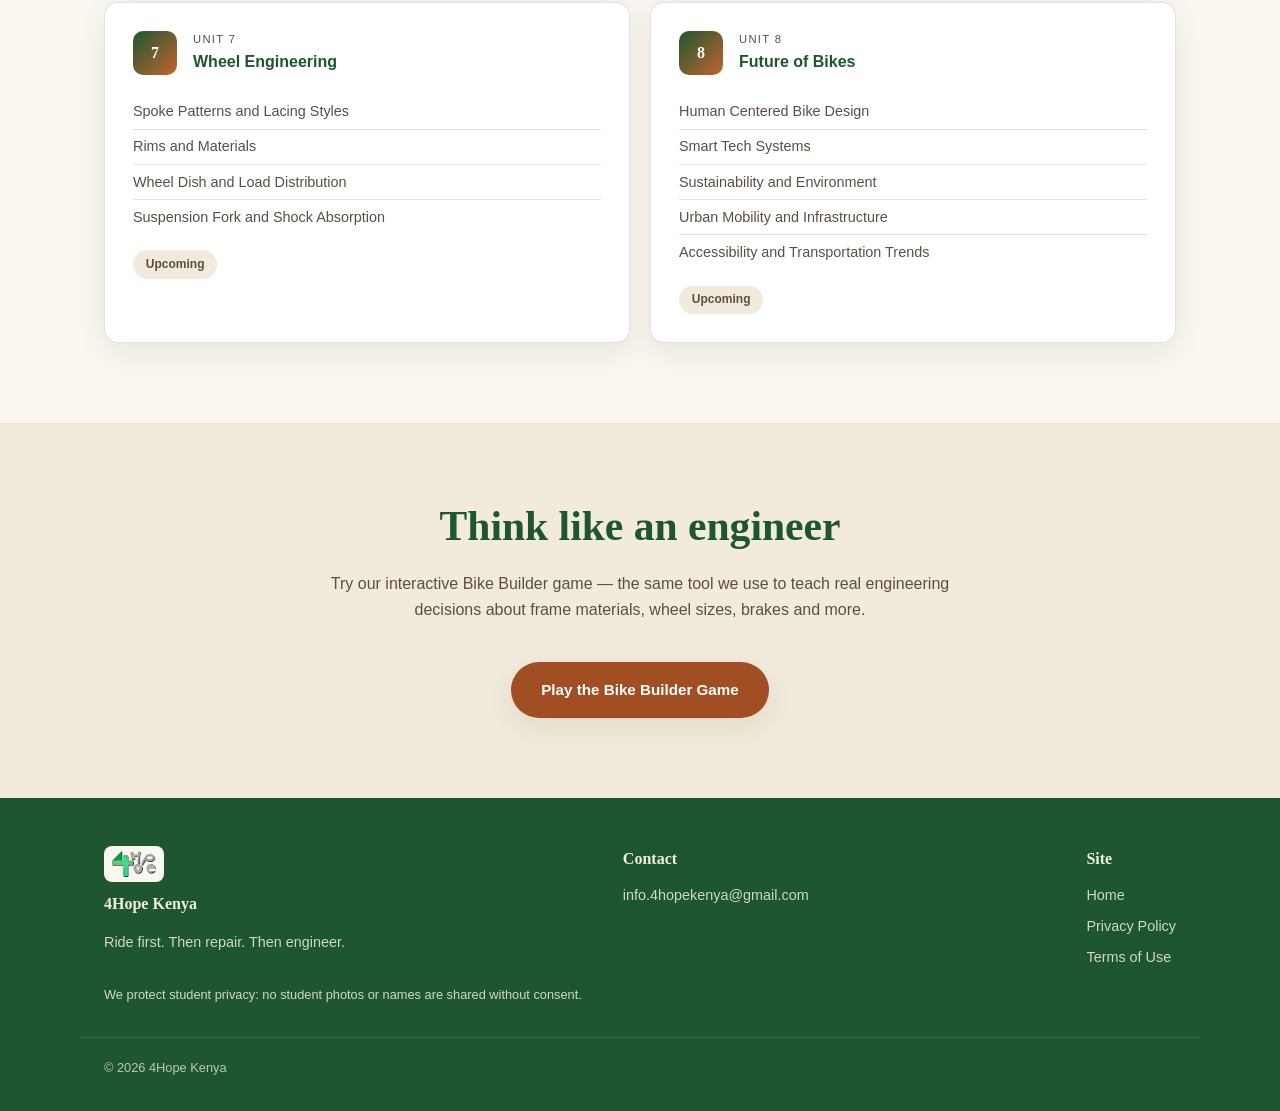
<file: curriculum.html>
<!DOCTYPE html>
<html lang="en">
<head>
<meta charset="UTF-8">
<meta http-equiv="Content-Security-Policy" content="default-src 'self'; script-src 'self' https://www.googletagmanager.com; style-src 'self' 'unsafe-inline' https://fonts.googleapis.com; font-src 'self' https://fonts.gstatic.com; img-src 'self' data: https://www.googletagmanager.com https://www.google-analytics.com; connect-src 'self' https://www.google-analytics.com https://*.google-analytics.com https://www.googletagmanager.com https://analytics.google.com; object-src 'none'; base-uri 'self'; form-action 'self'">
<meta name="referrer" content="strict-origin-when-cross-origin">
<!-- Google Search Console verification -->
<meta name="google-site-verification" content="l2ZcmYYLfAJ-4KXimwmOGnVy_1JES9dyr0ShLRb9XYY">
<!-- Google Analytics (GA4) -->
<script async src="https://www.googletagmanager.com/gtag/js?id=G-86GRNK6C8G"></script>
<script src="assets/analytics.js"></script>
<meta name="viewport" content="width=device-width, initial-scale=1.0">
<title>Curriculum — 4Hope Kenya</title>
<meta name="description" content="An 8-unit, mobile-first engineering curriculum covering bike mechanics, materials and design engineering.">
<link rel="icon" href="assets/favicon.ico" sizes="any">
<link rel="icon" href="assets/favicon-32.png" type="image/png" sizes="32x32">
<link rel="icon" href="assets/favicon-16.png" type="image/png" sizes="16x16">
<link rel="apple-touch-icon" href="assets/apple-touch-icon.png">
<meta property="og:image" content="https://4hopekenya.org/assets/og-image.png">
<meta property="og:image:width" content="1200">
<meta property="og:image:height" content="630">
<meta name="twitter:card" content="summary_large_image">
<meta name="twitter:image" content="https://4hopekenya.org/assets/og-image.png">
<link rel="canonical" href="https://4hopekenya.org/curriculum.html">
<link rel="preconnect" href="https://fonts.googleapis.com">
<link rel="preconnect" href="https://fonts.gstatic.com" crossorigin>
<link href="https://fonts.googleapis.com/css2?family=Fraunces:wght@400;600;700;900&family=Inter:wght@400;500;600;700&display=swap" rel="stylesheet">
<link rel="stylesheet" href="styles.css">
<style>
.units-grid{display:grid;grid-template-columns:repeat(2,1fr);gap:1.25rem;max-width:1100px;margin:0 auto}
.unit-card{background:var(--color-card-bg);border:1px solid var(--color-border);border-radius:var(--radius);padding:1.75rem;box-shadow:var(--shadow)}
.unit-header{display:flex;align-items:center;gap:1rem;margin-bottom:1.25rem}
.unit-number{width:44px;height:44px;border-radius:10px;flex-shrink:0;background:linear-gradient(135deg,var(--color-secondary),var(--color-primary));color:#fff;display:flex;align-items:center;justify-content:center;font-family:var(--font-display);font-weight:700}
.unit-label{font-size:0.7rem;text-transform:uppercase;letter-spacing:0.12em;color:var(--color-text-muted)}
.unit-name{font-weight:700;color:var(--color-secondary)}
.unit-topics{list-style:none;padding:0;margin:0}
.unit-topics li{padding:0.35rem 0;font-size:0.9rem;color:var(--color-text-muted);border-bottom:1px solid var(--color-border)}
.unit-topics li:last-child{border-bottom:none}
.unit-status{display:inline-block;margin-top:1rem;padding:0.3rem 0.8rem;border-radius:999px;font-size:0.75rem;font-weight:600}
.status-complete{background:rgba(30,86,49,0.12);color:var(--color-secondary)}
.status-current{background:rgba(217,164,65,0.18);color:#8A6418}
.status-upcoming{background:var(--color-bg-alt);color:var(--color-text-muted)}
@media(max-width:760px){.units-grid{grid-template-columns:1fr}}
</style>
</head>
<body>
<a class="skip-link" href="#main">Skip to content</a>
<header class="site-header">
  <nav class="nav-inner" aria-label="Primary">
    <a href="/" class="logo"><img src="assets/logo.png" alt="4Hope Kenya logo" class="logo-img">4Hope Kenya</a>
    <button class="nav-toggle" aria-label="Toggle menu" aria-expanded="false">
      <svg viewBox="0 0 24 24" fill="none" stroke="currentColor" stroke-width="2"><path d="M3 6h18M3 12h18M3 18h18"/></svg>
    </button>
    <ul class="nav-links">
      <li><a href="/#about">About</a></li>
      <li><a href="/#our-work">Our Work</a></li>
      <li><a href="/#impact">Impact</a></li>
      <li><a href="/#get-involved">Get Involved</a></li>
      <li><a href="/#contact">Contact</a></li>
    </ul>
  </nav>
</header>

<main id="main">
  <section class="hero" style="padding-bottom:2rem">
    <div class="container hero-inner">
      <h1>Our <span class="accent">Curriculum</span></h1>
      <p class="lead">An 8-unit engineering curriculum delivered entirely through mobile phones to students in Kenya.</p>
    </div>
  </section>

  <section>
    <div class="container">
      <p class="section-label center">8 Units — Mobile First</p>
      <h2 class="section-title center">What our students learn</h2>
      <div class="units-grid">
        <div class="unit-card"><div class="unit-header"><div class="unit-number">1</div><div><div class="unit-label">Unit 1</div><div class="unit-name">Bike Care</div></div></div><ul class="unit-topics"><li>Bike Safety</li><li>Mechanics and Physics</li><li>Review Questions</li></ul><span class="unit-status status-complete">Complete</span></div>
        <div class="unit-card"><div class="unit-header"><div class="unit-number">2</div><div><div class="unit-label">Unit 2</div><div class="unit-name">Operation and Bike Principles</div></div></div><ul class="unit-topics"><li>Bike Parts and General Use Cases</li><li>Different Types of Bikes</li><li>Forces and Torques</li><li>Drivetrain Gears and Rotational Momentum</li><li>Environmental Impact</li></ul><span class="unit-status status-complete">Complete</span></div>
        <div class="unit-card"><div class="unit-header"><div class="unit-number">3</div><div><div class="unit-label">Unit 3</div><div class="unit-name">Air Resistance</div></div></div><ul class="unit-topics"><li>Air Resistance and Science</li><li>Air Resistance in Bikes</li><li>Air Resistance Bike Parts</li></ul><span class="unit-status status-complete">Complete</span></div>
        <div class="unit-card"><div class="unit-header"><div class="unit-number">4</div><div><div class="unit-label">Unit 4</div><div class="unit-name">E-Bikes</div></div></div><ul class="unit-topics"><li>E-Bike Parts and Power</li><li>E-Bike Motors</li><li>Regenerative Brakes</li><li>Controller, Sensor, Input System</li></ul><span class="unit-status status-complete">Complete</span></div>
        <div class="unit-card"><div class="unit-header"><div class="unit-number">5</div><div><div class="unit-label">Unit 5</div><div class="unit-name">Mechanics</div></div></div><ul class="unit-topics"><li>Intro to Tools</li><li>Fix A Flat</li><li>Brake and Gear Repairs</li><li>Bearing System Disassembly</li><li>Wheel Truing</li></ul><span class="unit-status status-current">In Delivery</span></div>
        <div class="unit-card"><div class="unit-header"><div class="unit-number">6</div><div><div class="unit-label">Unit 6</div><div class="unit-name">Materials and Design Engineering</div></div></div><ul class="unit-topics"><li>Frame Geometry and Materials</li><li>Material Science — Aluminum 6061</li><li>Design Trade Offs</li></ul><span class="unit-status status-current">Currently Active</span></div>
        <div class="unit-card"><div class="unit-header"><div class="unit-number">7</div><div><div class="unit-label">Unit 7</div><div class="unit-name">Wheel Engineering</div></div></div><ul class="unit-topics"><li>Spoke Patterns and Lacing Styles</li><li>Rims and Materials</li><li>Wheel Dish and Load Distribution</li><li>Suspension Fork and Shock Absorption</li></ul><span class="unit-status status-upcoming">Upcoming</span></div>
        <div class="unit-card"><div class="unit-header"><div class="unit-number">8</div><div><div class="unit-label">Unit 8</div><div class="unit-name">Future of Bikes</div></div></div><ul class="unit-topics"><li>Human Centered Bike Design</li><li>Smart Tech Systems</li><li>Sustainability and Environment</li><li>Urban Mobility and Infrastructure</li><li>Accessibility and Transportation Trends</li></ul><span class="unit-status status-upcoming">Upcoming</span></div>
      </div>
    </div>
  </section>

  <section class="section-alt">
    <div class="container center">
      <h2 class="section-title">Think like an engineer</h2>
      <p class="section-intro center">Try our interactive Bike Builder game — the same tool we use to teach real engineering decisions about frame materials, wheel sizes, brakes and more.</p>
      <a href="https://blue-nona-70.tiiny.site" target="_blank" rel="noopener noreferrer" class="btn btn-primary">Play the Bike Builder Game</a>
    </div>
  </section>
</main>

<footer class="site-footer" id="contact">
  <div class="footer-inner">
    <div class="footer-col">
      <div class="footer-logo-chip"><img src="assets/logo.png" alt="4Hope Kenya logo" class="footer-logo"></div>
      <h4>4Hope Kenya</h4>
      <p style="font-size:0.9rem;opacity:0.85;max-width:260px">Ride first. Then repair. Then engineer.</p>
    </div>
    <div class="footer-col">
      <h4>Contact</h4>
      <ul><li><a href="mailto:info.4hopekenya@gmail.com">info.4hopekenya@gmail.com</a></li></ul>
    </div>
    <div class="footer-col">
      <h4>Site</h4>
      <ul>
        <li><a href="/">Home</a></li>
        <li><a href="privacy.html">Privacy Policy</a></li>
        <li><a href="terms.html">Terms of Use</a></li>
      </ul>
    </div>
  </div>
  <p class="safeguarding-note">We protect student privacy: no student photos or names are shared without consent.</p>
  <div class="footer-bottom"><span>© 2026 4Hope Kenya</span></div>
</footer>
<script src="script.js"></script>
</body>
</html>
</file>
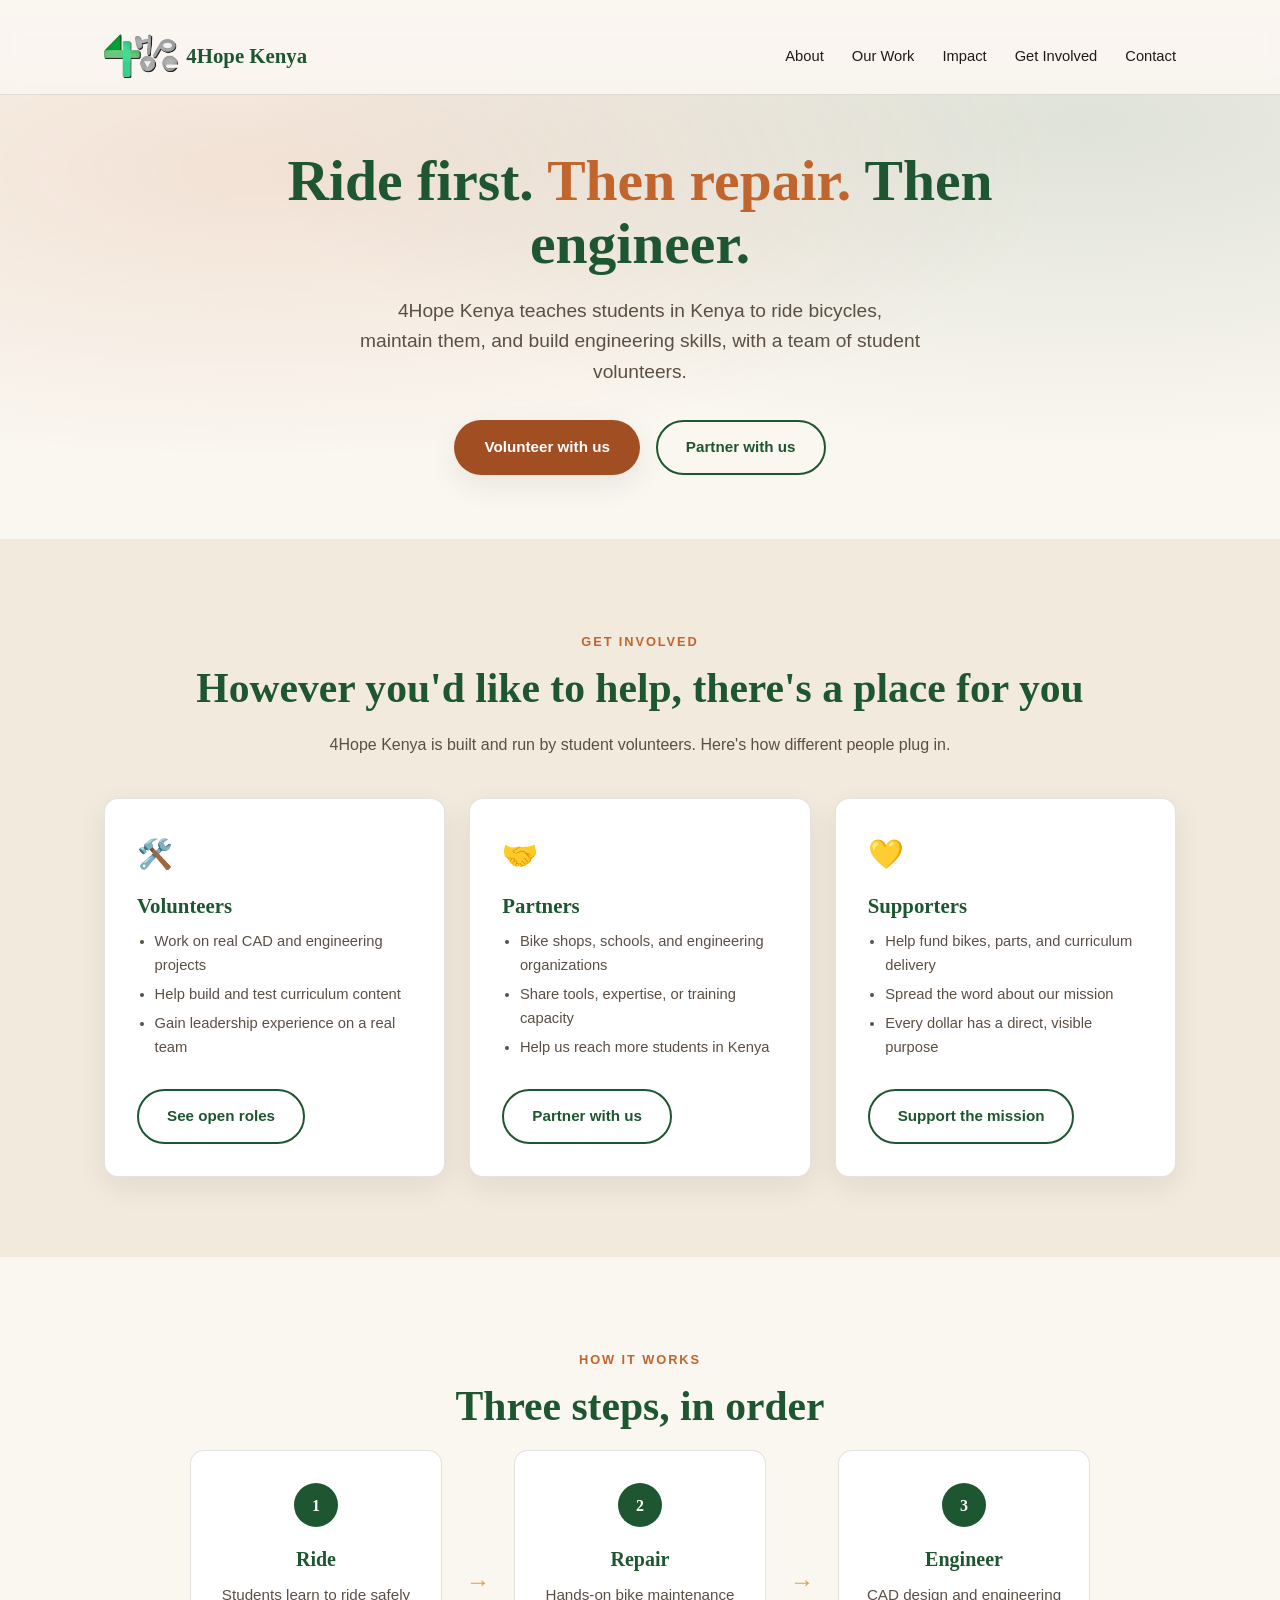
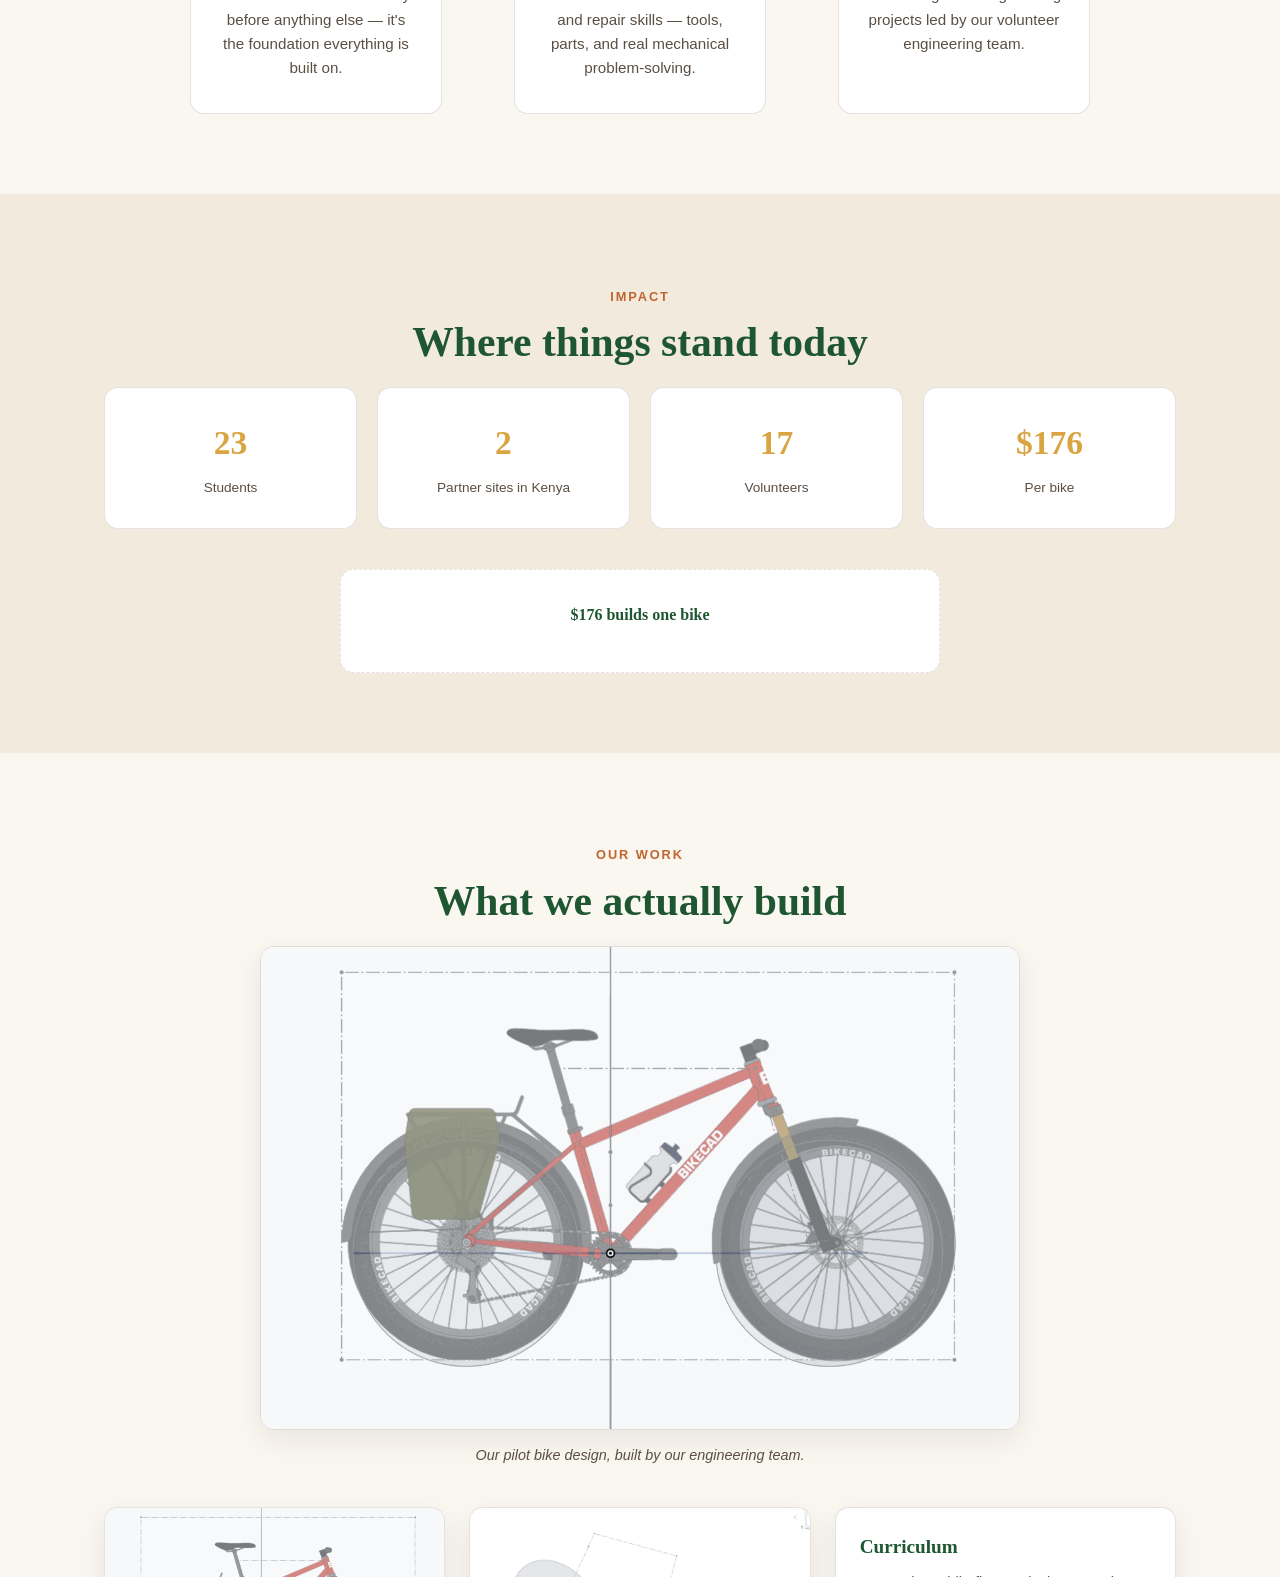
<file: donate.html>
<!DOCTYPE html>
<html lang="en">
<head>
<meta charset="UTF-8">
<meta http-equiv="Content-Security-Policy" content="default-src 'self'; script-src 'self' https://www.googletagmanager.com; style-src 'self' 'unsafe-inline' https://fonts.googleapis.com; font-src 'self' https://fonts.gstatic.com; img-src 'self' data: https://www.googletagmanager.com https://www.google-analytics.com; connect-src 'self' https://www.google-analytics.com https://*.google-analytics.com https://www.googletagmanager.com https://analytics.google.com; object-src 'none'; base-uri 'self'; form-action 'self'">
<meta name="referrer" content="strict-origin-when-cross-origin">
<!-- Google Search Console verification -->
<meta name="google-site-verification" content="l2ZcmYYLfAJ-4KXimwmOGnVy_1JES9dyr0ShLRb9XYY">
<!-- Google Analytics (GA4) -->
<script async src="https://www.googletagmanager.com/gtag/js?id=G-86GRNK6C8G"></script>
<script src="assets/analytics.js"></script>
<meta name="viewport" content="width=device-width, initial-scale=1.0">
<meta http-equiv="refresh" content="0; url=/#support">
<link rel="canonical" href="https://4hopekenya.org/#support">
<title>4Hope Kenya — redirecting…</title>
<link rel="icon" href="assets/favicon.ico" sizes="any">
<link rel="icon" href="assets/favicon-32.png" type="image/png" sizes="32x32">
<link rel="icon" href="assets/favicon-16.png" type="image/png" sizes="16x16">
<link rel="apple-touch-icon" href="assets/apple-touch-icon.png">
<meta property="og:image" content="https://4hopekenya.org/assets/og-image.png">
<meta property="og:image:width" content="1200">
<meta property="og:image:height" content="630">
<meta name="twitter:card" content="summary_large_image">
<meta name="twitter:image" content="https://4hopekenya.org/assets/og-image.png">
<link rel="stylesheet" href="styles.css">
</head>
<body>
<main id="main" class="container" style="padding:6rem 1.5rem;text-align:center">
  <p>Redirecting to the <a href="/#support">Support the Mission</a> section…</p>
</main>
</body>
</html>
</file>
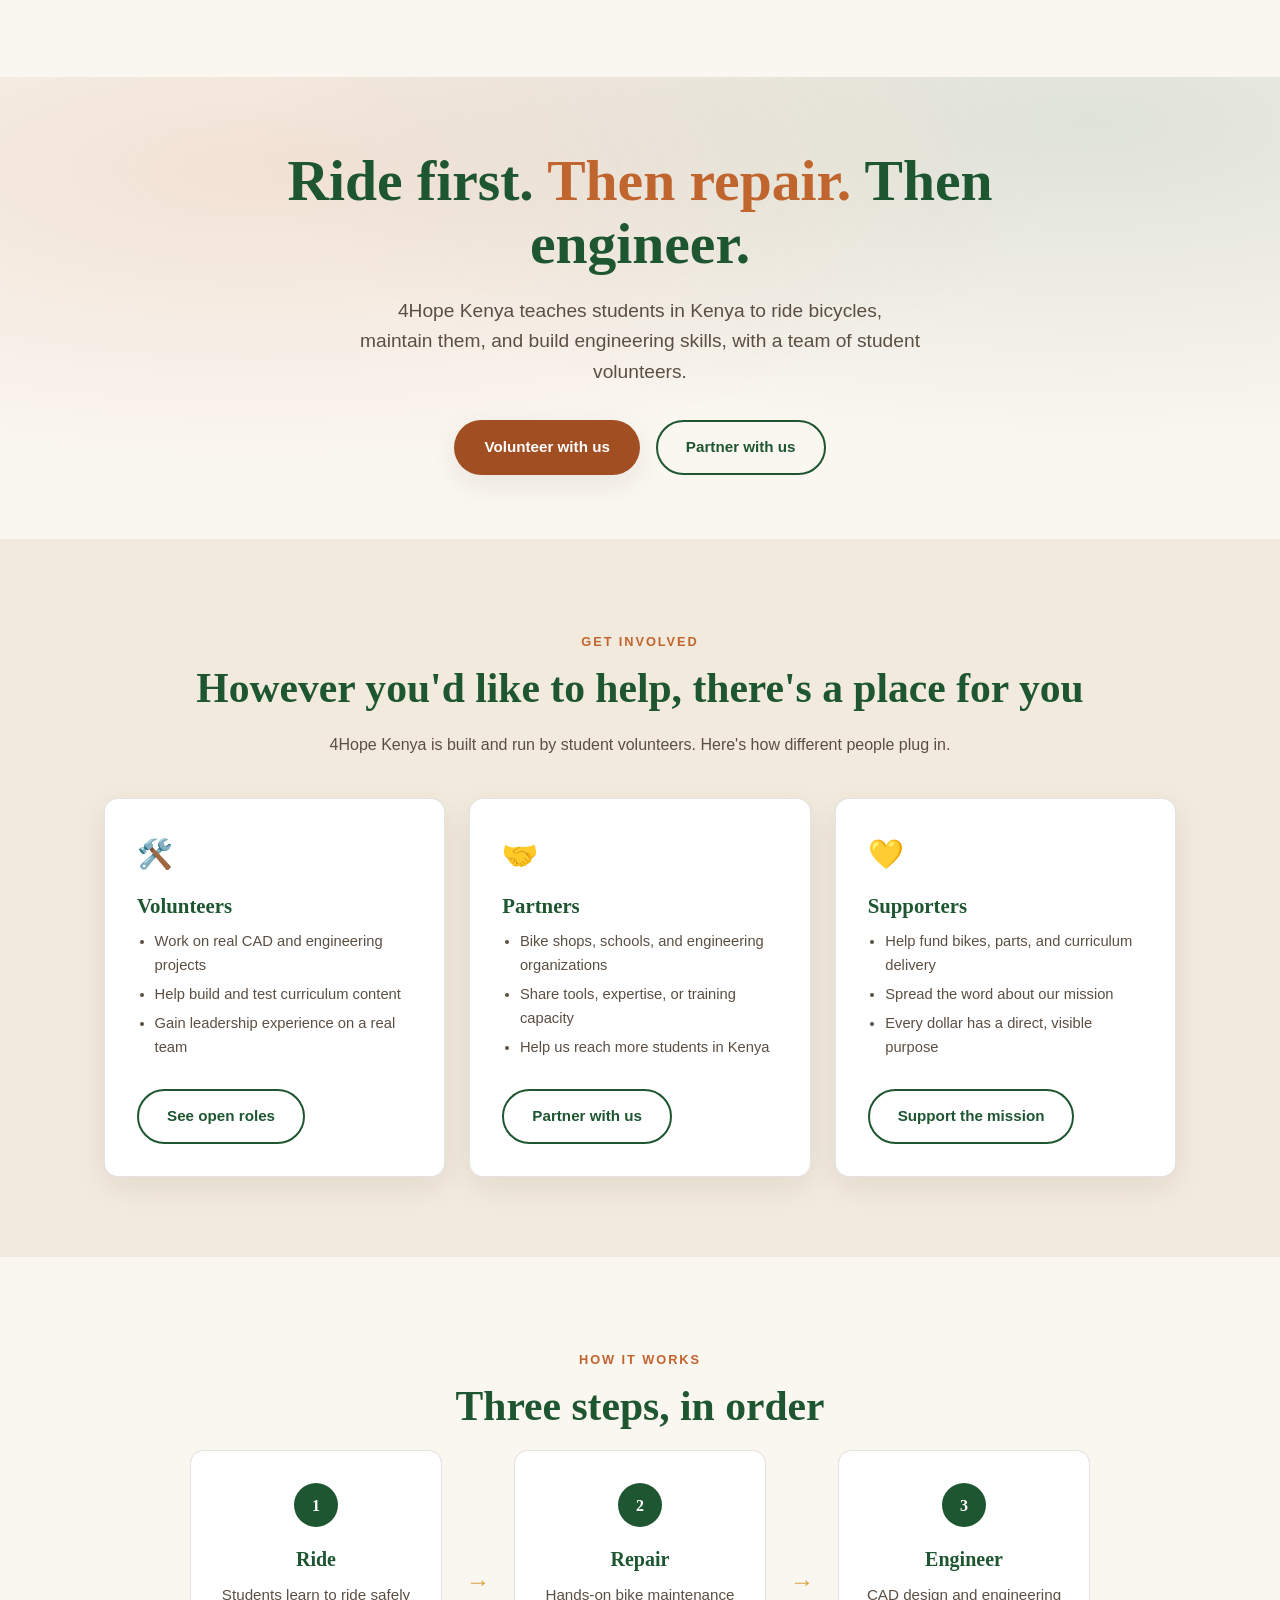
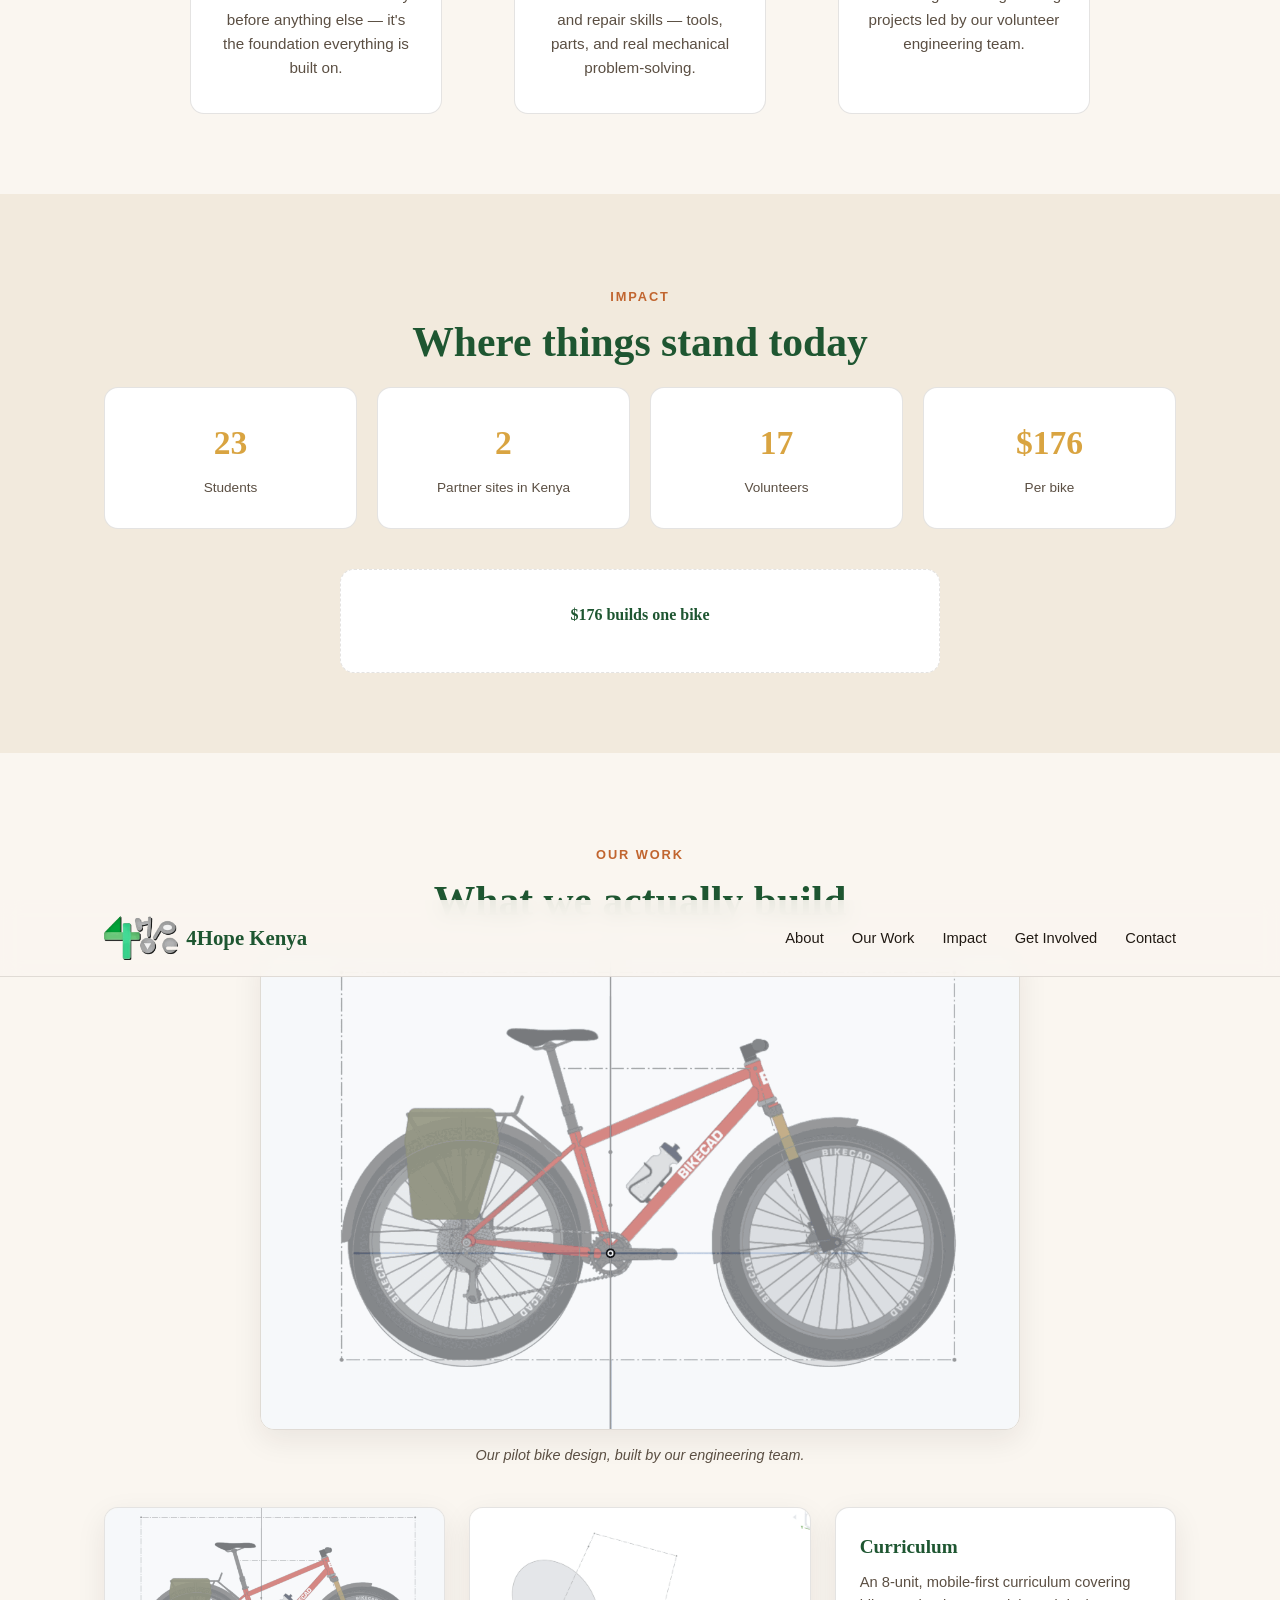
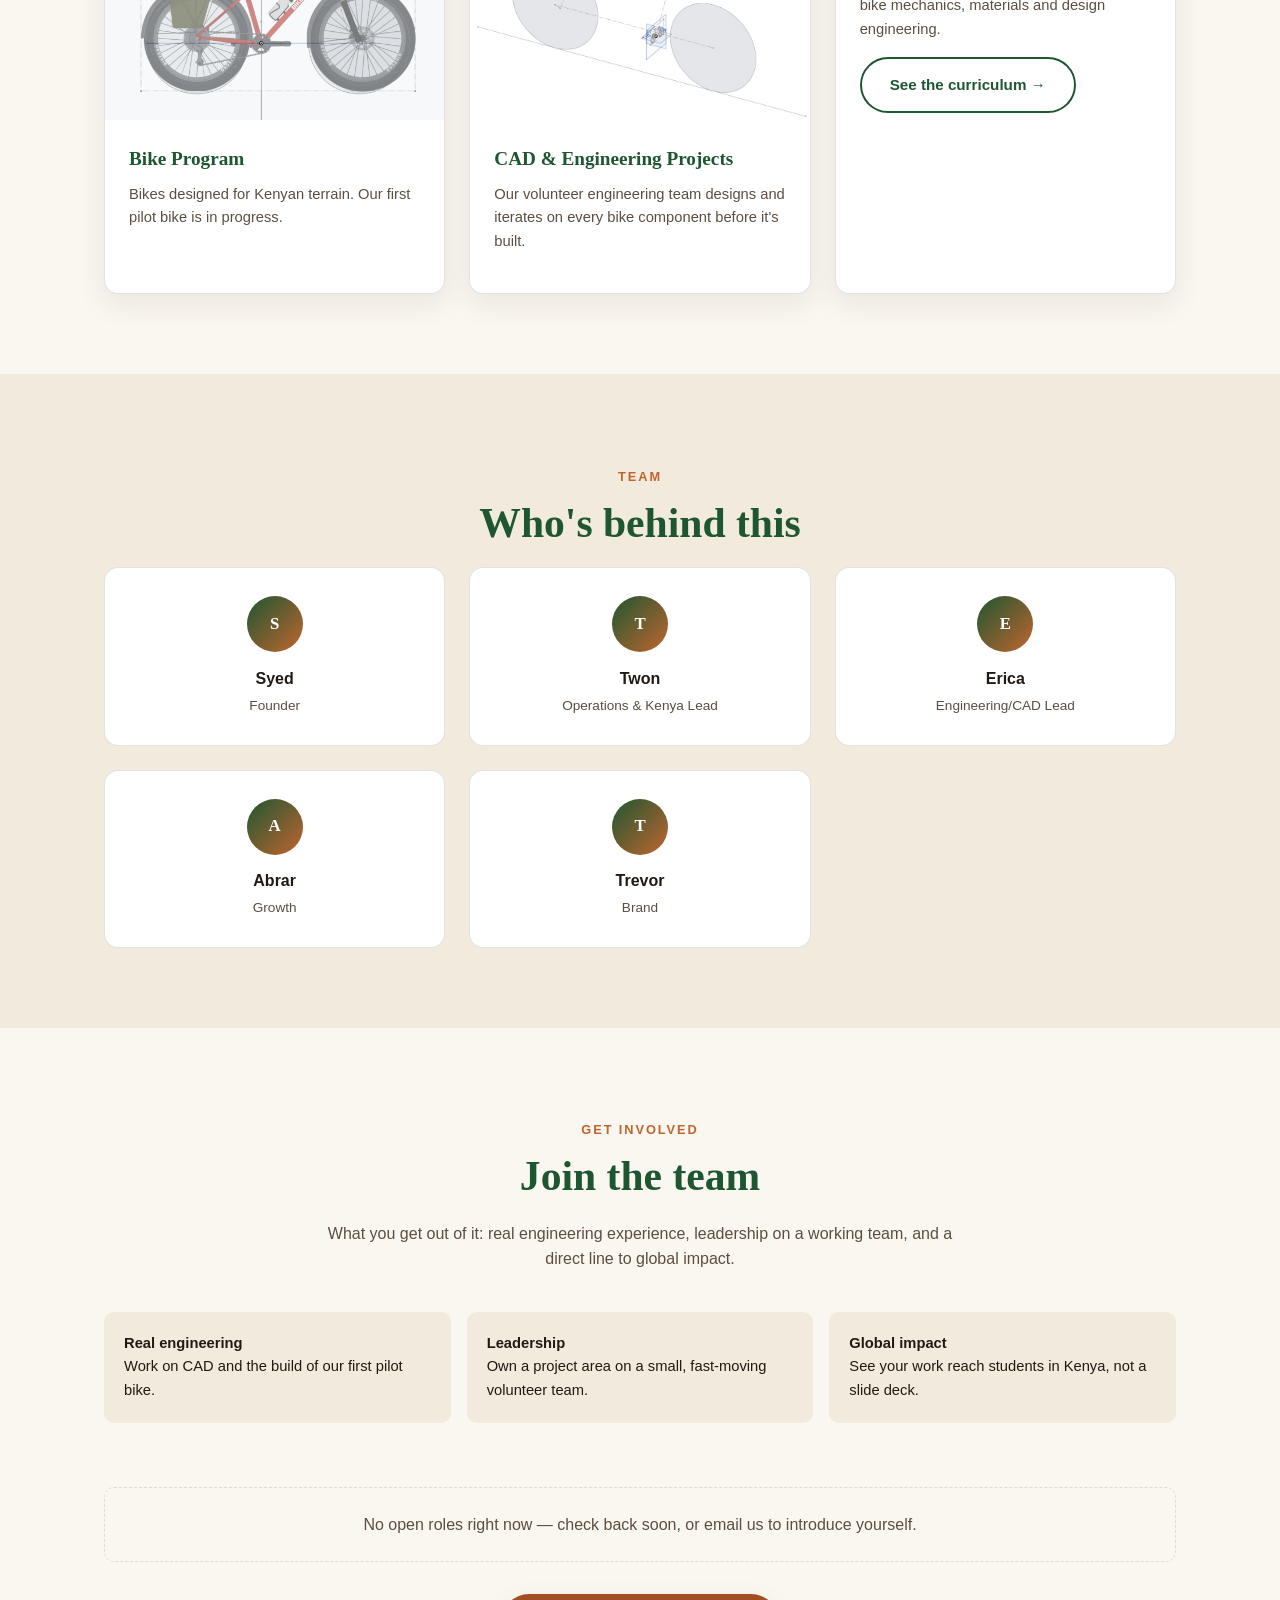
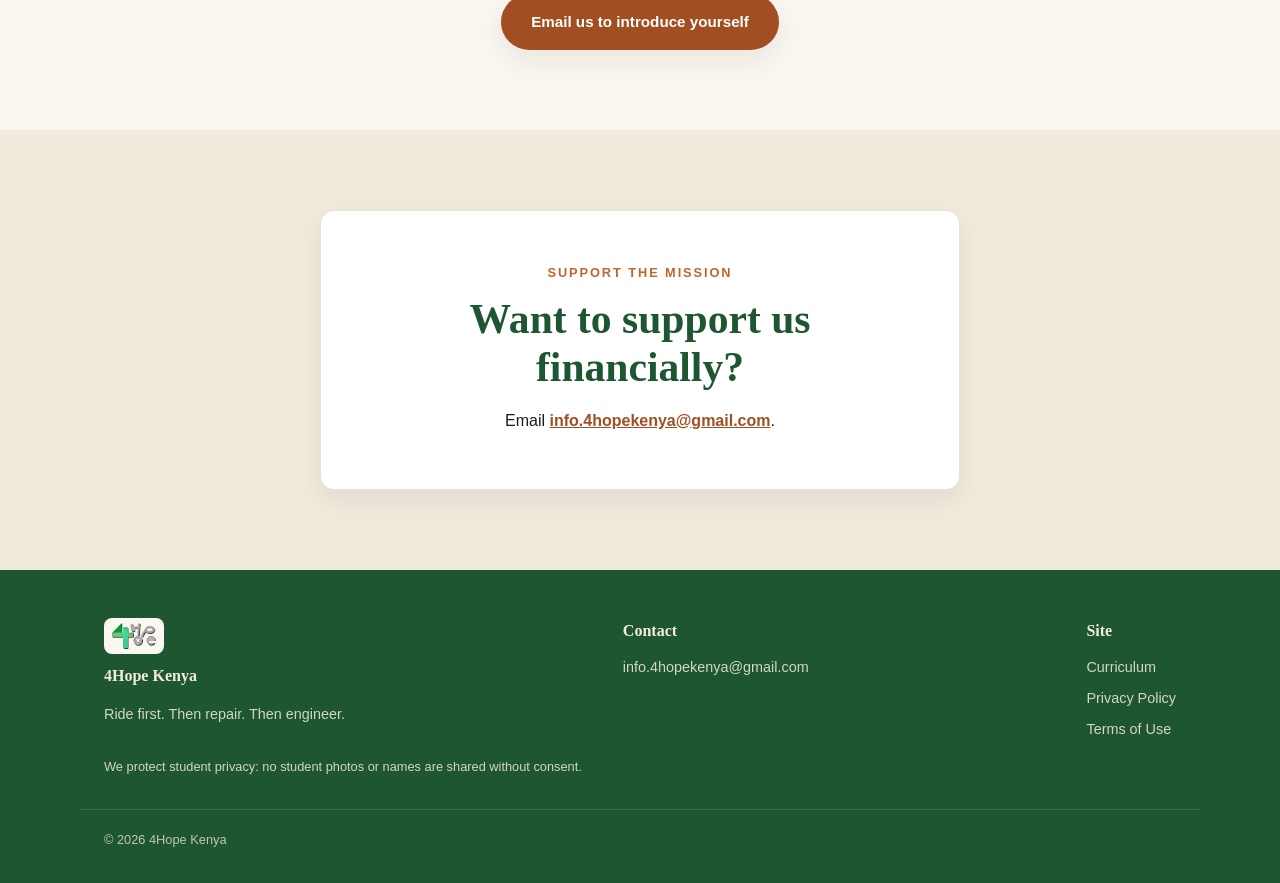
<file: partners.html>
<!DOCTYPE html>
<html lang="en">
<head>
<meta charset="UTF-8">
<meta http-equiv="Content-Security-Policy" content="default-src 'self'; script-src 'self' https://www.googletagmanager.com; style-src 'self' 'unsafe-inline' https://fonts.googleapis.com; font-src 'self' https://fonts.gstatic.com; img-src 'self' data: https://www.googletagmanager.com https://www.google-analytics.com; connect-src 'self' https://www.google-analytics.com https://*.google-analytics.com https://www.googletagmanager.com https://analytics.google.com; object-src 'none'; base-uri 'self'; form-action 'self'">
<meta name="referrer" content="strict-origin-when-cross-origin">
<!-- Google Search Console verification -->
<meta name="google-site-verification" content="l2ZcmYYLfAJ-4KXimwmOGnVy_1JES9dyr0ShLRb9XYY">
<!-- Google Analytics (GA4) -->
<script async src="https://www.googletagmanager.com/gtag/js?id=G-86GRNK6C8G"></script>
<script src="assets/analytics.js"></script>
<meta name="viewport" content="width=device-width, initial-scale=1.0">
<meta http-equiv="refresh" content="0; url=/#support">
<link rel="canonical" href="https://4hopekenya.org/#support">
<title>4Hope Kenya — redirecting…</title>
<link rel="icon" href="assets/favicon.ico" sizes="any">
<link rel="icon" href="assets/favicon-32.png" type="image/png" sizes="32x32">
<link rel="icon" href="assets/favicon-16.png" type="image/png" sizes="16x16">
<link rel="apple-touch-icon" href="assets/apple-touch-icon.png">
<meta property="og:image" content="https://4hopekenya.org/assets/og-image.png">
<meta property="og:image:width" content="1200">
<meta property="og:image:height" content="630">
<meta name="twitter:card" content="summary_large_image">
<meta name="twitter:image" content="https://4hopekenya.org/assets/og-image.png">
<link rel="stylesheet" href="styles.css">
</head>
<body>
<main id="main" class="container" style="padding:6rem 1.5rem;text-align:center">
  <p>Redirecting to <a href="/#support">4Hope Kenya</a>…</p>
</main>
</body>
</html>
</file>
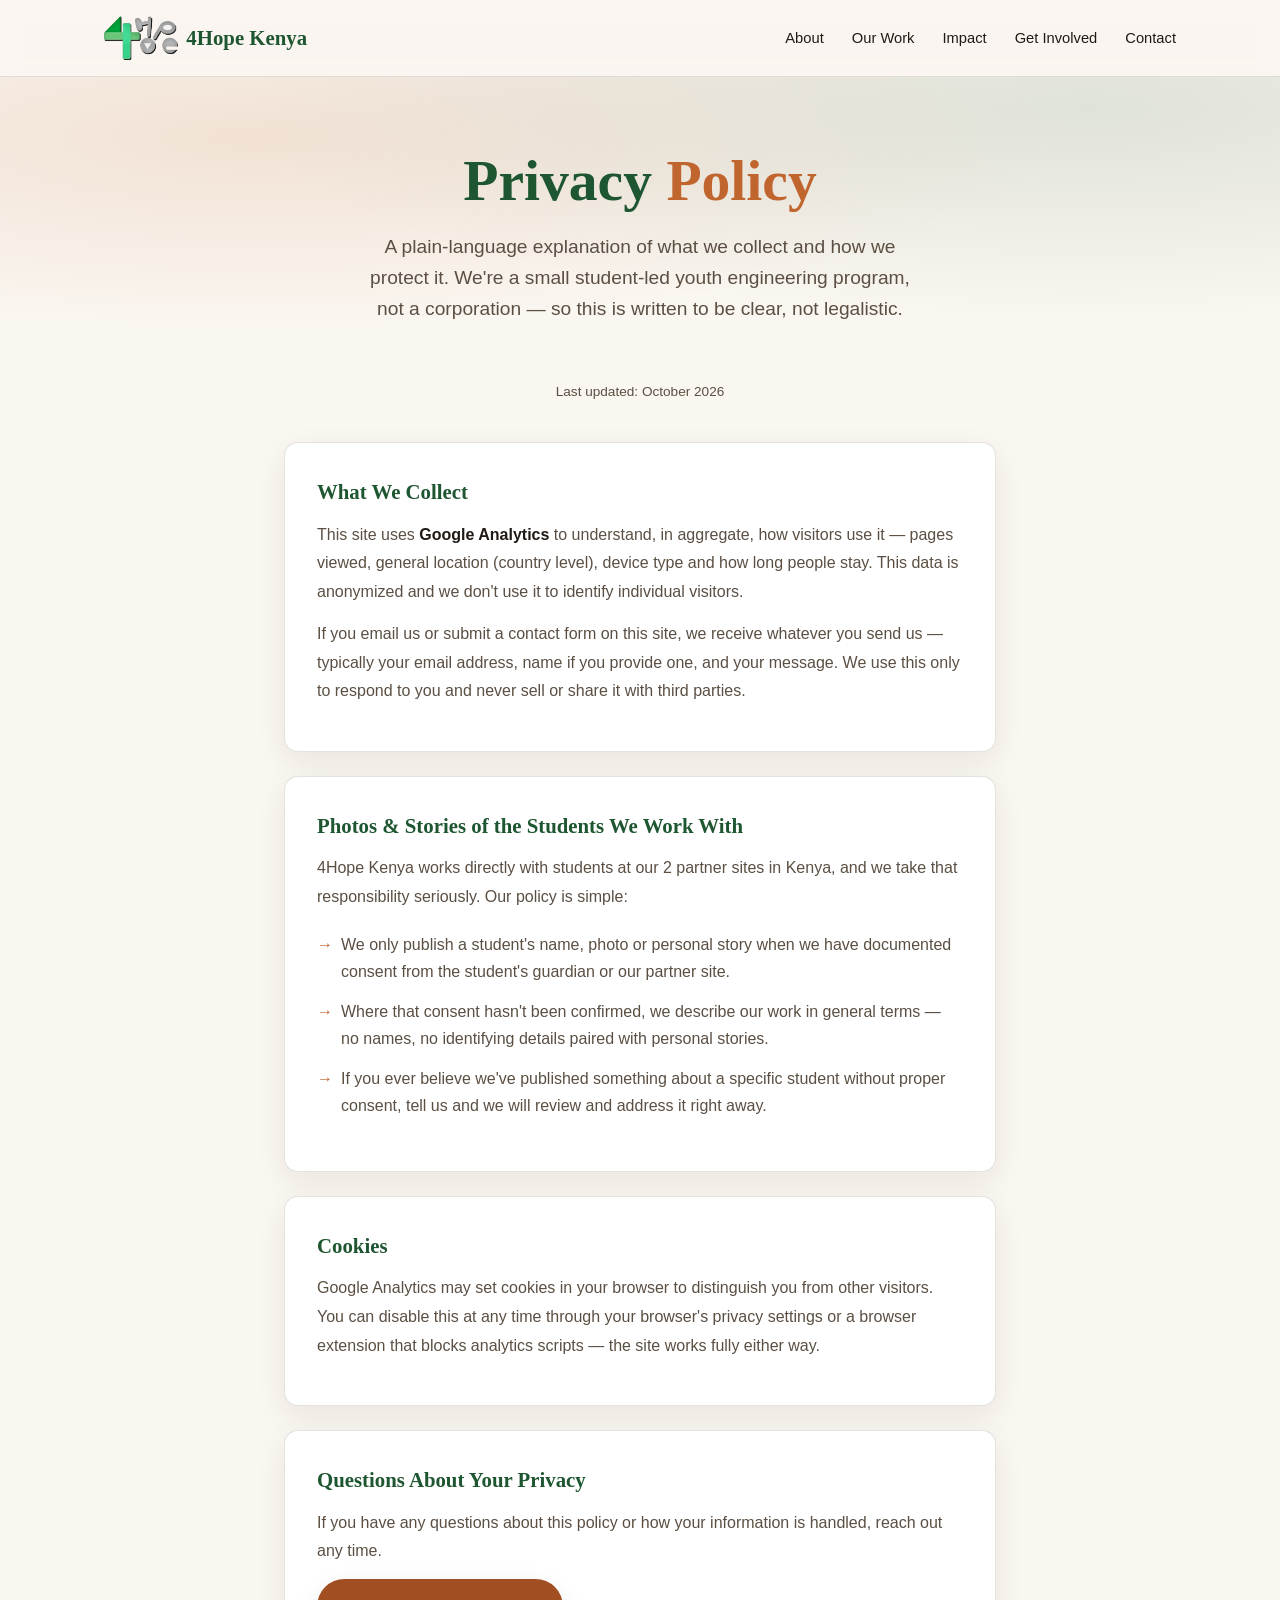
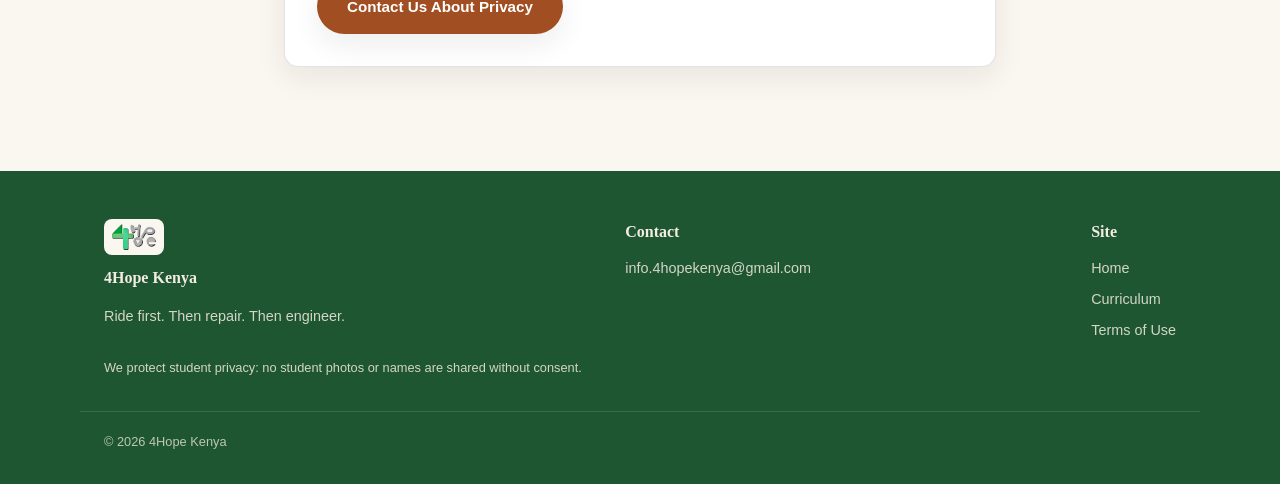
<file: privacy.html>
<!DOCTYPE html>
<html lang="en">
<head>
<meta charset="UTF-8">
<meta http-equiv="Content-Security-Policy" content="default-src 'self'; script-src 'self' https://www.googletagmanager.com; style-src 'self' 'unsafe-inline' https://fonts.googleapis.com; font-src 'self' https://fonts.gstatic.com; img-src 'self' data: https://www.googletagmanager.com https://www.google-analytics.com; connect-src 'self' https://www.google-analytics.com https://*.google-analytics.com https://www.googletagmanager.com https://analytics.google.com; object-src 'none'; base-uri 'self'; form-action 'self'">
<meta name="referrer" content="strict-origin-when-cross-origin">
<!-- Google Search Console verification -->
<meta name="google-site-verification" content="l2ZcmYYLfAJ-4KXimwmOGnVy_1JES9dyr0ShLRb9XYY">
<!-- Google Analytics (GA4) -->
<script async src="https://www.googletagmanager.com/gtag/js?id=G-86GRNK6C8G"></script>
<script src="assets/analytics.js"></script>
<meta name="viewport" content="width=device-width, initial-scale=1.0">
<title>Privacy Policy — 4Hope Kenya</title>
<meta name="description" content="How 4Hope Kenya collects, uses and protects information across this site.">
<link rel="icon" href="assets/favicon.ico" sizes="any">
<link rel="icon" href="assets/favicon-32.png" type="image/png" sizes="32x32">
<link rel="icon" href="assets/favicon-16.png" type="image/png" sizes="16x16">
<link rel="apple-touch-icon" href="assets/apple-touch-icon.png">
<meta property="og:image" content="https://4hopekenya.org/assets/og-image.png">
<meta property="og:image:width" content="1200">
<meta property="og:image:height" content="630">
<meta name="twitter:card" content="summary_large_image">
<meta name="twitter:image" content="https://4hopekenya.org/assets/og-image.png">
<link rel="canonical" href="https://4hopekenya.org/privacy.html">
<link rel="preconnect" href="https://fonts.googleapis.com">
<link rel="preconnect" href="https://fonts.gstatic.com" crossorigin>
<link href="https://fonts.googleapis.com/css2?family=Fraunces:wght@400;600;700;900&family=Inter:wght@400;500;600;700&display=swap" rel="stylesheet">
<link rel="stylesheet" href="styles.css">
<style>
.legal-updated{font-size:0.85rem;color:var(--color-text-muted);text-align:center;margin-bottom:2.5rem}
.legal-block{margin-bottom:1.5rem;background:var(--color-card-bg);border:1px solid var(--color-border);border-radius:var(--radius);padding:2rem;box-shadow:var(--shadow)}
.legal-block h2{font-family:var(--font-display);font-size:1.3rem;margin:0 0 0.75rem;color:var(--color-secondary)}
.legal-block p{color:var(--color-text-muted);line-height:1.8;margin:0 0 0.8rem}
.legal-block ul{list-style:none;margin:0.8rem 0;padding:0}
.legal-block li{padding:0.4rem 0 0.4rem 1.5rem;position:relative;color:var(--color-text-muted);line-height:1.7}
.legal-block li::before{content:'→';position:absolute;left:0;color:var(--color-primary)}
</style>
</head>
<body>
<a class="skip-link" href="#main">Skip to content</a>
<header class="site-header">
  <nav class="nav-inner" aria-label="Primary">
    <a href="/" class="logo"><img src="assets/logo.png" alt="4Hope Kenya logo" class="logo-img">4Hope Kenya</a>
    <button class="nav-toggle" aria-label="Toggle menu" aria-expanded="false">
      <svg viewBox="0 0 24 24" fill="none" stroke="currentColor" stroke-width="2"><path d="M3 6h18M3 12h18M3 18h18"/></svg>
    </button>
    <ul class="nav-links">
      <li><a href="/#about">About</a></li>
      <li><a href="/#our-work">Our Work</a></li>
      <li><a href="/#impact">Impact</a></li>
      <li><a href="/#get-involved">Get Involved</a></li>
      <li><a href="/#contact">Contact</a></li>
    </ul>
  </nav>
</header>

<main id="main">
  <section class="hero" style="padding-bottom:1.5rem">
    <div class="container hero-inner">
      <h1>Privacy <span class="accent">Policy</span></h1>
      <p class="lead">A plain-language explanation of what we collect and how we protect it. We're a small student-led youth engineering program, not a corporation — so this is written to be clear, not legalistic.</p>
    </div>
  </section>

  <section style="padding-top:0">
    <div class="container" style="max-width:760px">
      <div class="legal-updated">Last updated: October 2026</div>

      <div class="legal-block">
        <h2>What We Collect</h2>
        <p>This site uses <strong style="color:var(--color-text)">Google Analytics</strong> to understand, in aggregate, how visitors use it — pages viewed, general location (country level), device type and how long people stay. This data is anonymized and we don't use it to identify individual visitors.</p>
        <p>If you email us or submit a contact form on this site, we receive whatever you send us — typically your email address, name if you provide one, and your message. We use this only to respond to you and never sell or share it with third parties.</p>
      </div>

      <div class="legal-block">
        <h2>Photos &amp; Stories of the Students We Work With</h2>
        <p>4Hope Kenya works directly with students at our 2 partner sites in Kenya, and we take that responsibility seriously. Our policy is simple:</p>
        <ul>
          <li>We only publish a student's name, photo or personal story when we have documented consent from the student's guardian or our partner site.</li>
          <li>Where that consent hasn't been confirmed, we describe our work in general terms — no names, no identifying details paired with personal stories.</li>
          <li>If you ever believe we've published something about a specific student without proper consent, tell us and we will review and address it right away.</li>
        </ul>
      </div>

      <div class="legal-block">
        <h2>Cookies</h2>
        <p>Google Analytics may set cookies in your browser to distinguish you from other visitors. You can disable this at any time through your browser's privacy settings or a browser extension that blocks analytics scripts — the site works fully either way.</p>
      </div>

      <div class="legal-block">
        <h2>Questions About Your Privacy</h2>
        <p>If you have any questions about this policy or how your information is handled, reach out any time.</p>
        <a href="mailto:info.4hopekenya@gmail.com?subject=Privacy Question" class="btn btn-primary">Contact Us About Privacy</a>
      </div>
    </div>
  </section>
</main>

<footer class="site-footer" id="contact">
  <div class="footer-inner">
    <div class="footer-col">
      <div class="footer-logo-chip"><img src="assets/logo.png" alt="4Hope Kenya logo" class="footer-logo"></div>
      <h4>4Hope Kenya</h4>
      <p style="font-size:0.9rem;opacity:0.85;max-width:260px">Ride first. Then repair. Then engineer.</p>
    </div>
    <div class="footer-col">
      <h4>Contact</h4>
      <ul><li><a href="mailto:info.4hopekenya@gmail.com">info.4hopekenya@gmail.com</a></li></ul>
    </div>
    <div class="footer-col">
      <h4>Site</h4>
      <ul>
        <li><a href="/">Home</a></li>
        <li><a href="curriculum.html">Curriculum</a></li>
        <li><a href="terms.html">Terms of Use</a></li>
      </ul>
    </div>
  </div>
  <p class="safeguarding-note">We protect student privacy: no student photos or names are shared without consent.</p>
  <div class="footer-bottom"><span>© 2026 4Hope Kenya</span></div>
</footer>
<script src="script.js"></script>
</body>
</html>
</file>
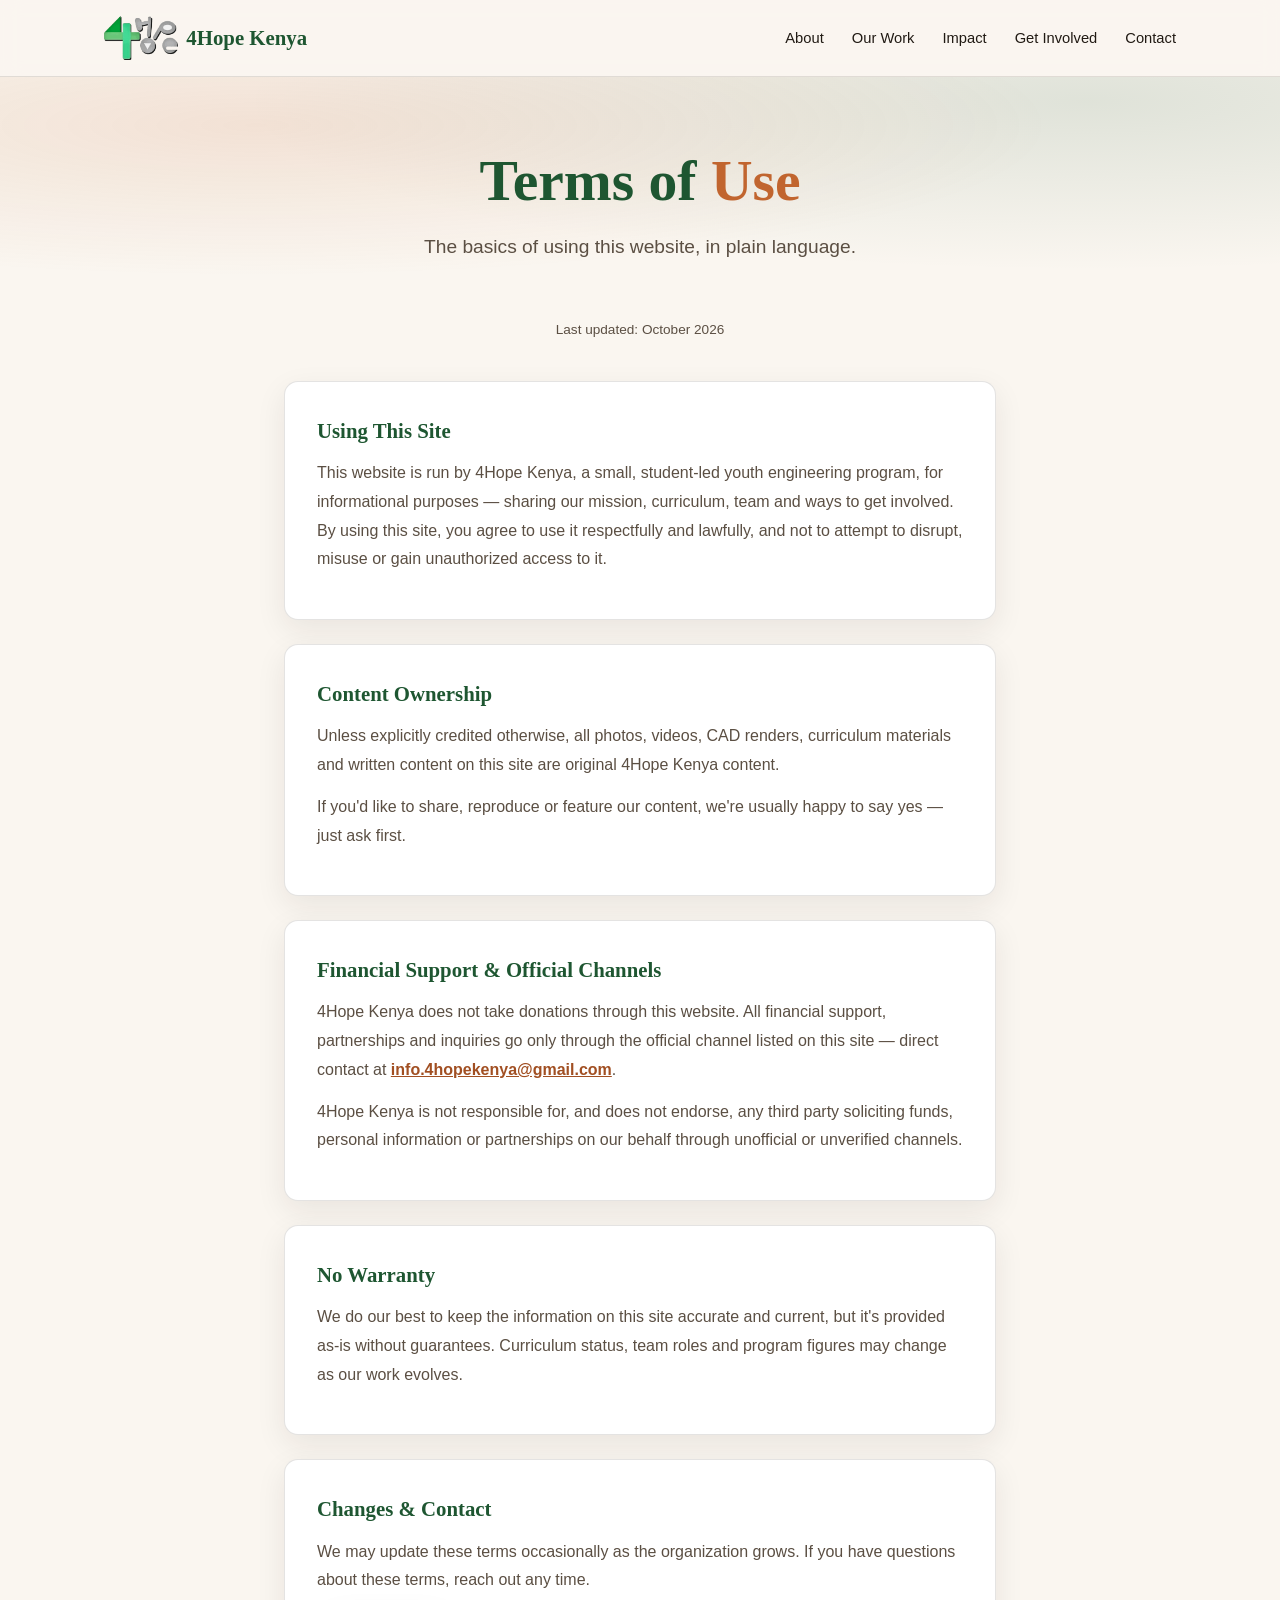
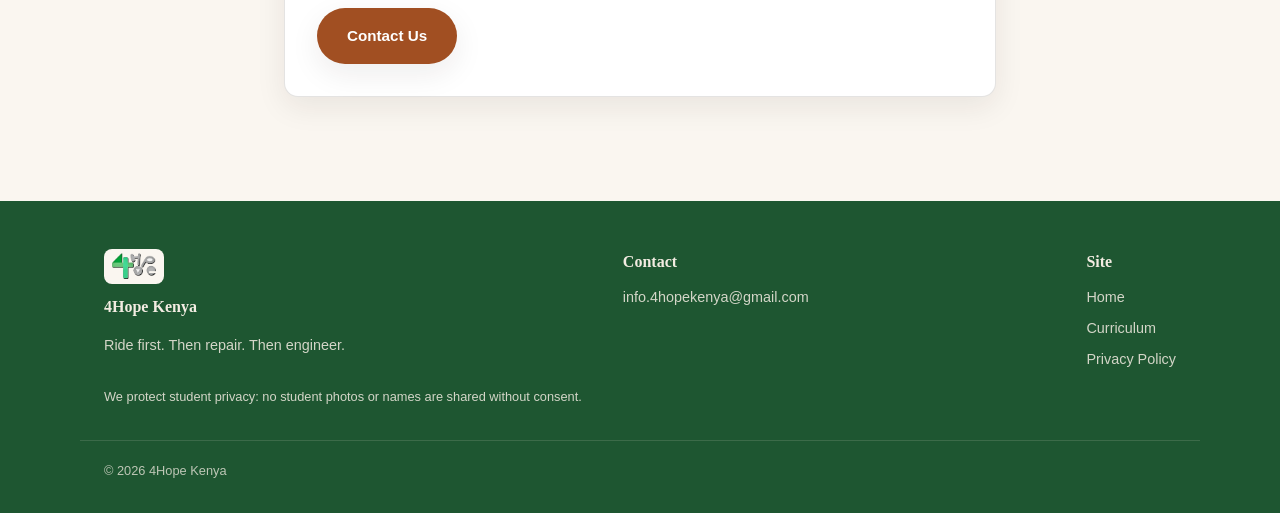
<file: terms.html>
<!DOCTYPE html>
<html lang="en">
<head>
<meta charset="UTF-8">
<meta http-equiv="Content-Security-Policy" content="default-src 'self'; script-src 'self' https://www.googletagmanager.com; style-src 'self' 'unsafe-inline' https://fonts.googleapis.com; font-src 'self' https://fonts.gstatic.com; img-src 'self' data: https://www.googletagmanager.com https://www.google-analytics.com; connect-src 'self' https://www.google-analytics.com https://*.google-analytics.com https://www.googletagmanager.com https://analytics.google.com; object-src 'none'; base-uri 'self'; form-action 'self'">
<meta name="referrer" content="strict-origin-when-cross-origin">
<!-- Google Search Console verification -->
<meta name="google-site-verification" content="l2ZcmYYLfAJ-4KXimwmOGnVy_1JES9dyr0ShLRb9XYY">
<!-- Google Analytics (GA4) -->
<script async src="https://www.googletagmanager.com/gtag/js?id=G-86GRNK6C8G"></script>
<script src="assets/analytics.js"></script>
<meta name="viewport" content="width=device-width, initial-scale=1.0">
<title>Terms of Use — 4Hope Kenya</title>
<meta name="description" content="The basics of using the 4Hope Kenya website, in plain language.">
<link rel="icon" href="assets/favicon.ico" sizes="any">
<link rel="icon" href="assets/favicon-32.png" type="image/png" sizes="32x32">
<link rel="icon" href="assets/favicon-16.png" type="image/png" sizes="16x16">
<link rel="apple-touch-icon" href="assets/apple-touch-icon.png">
<meta property="og:image" content="https://4hopekenya.org/assets/og-image.png">
<meta property="og:image:width" content="1200">
<meta property="og:image:height" content="630">
<meta name="twitter:card" content="summary_large_image">
<meta name="twitter:image" content="https://4hopekenya.org/assets/og-image.png">
<link rel="canonical" href="https://4hopekenya.org/terms.html">
<link rel="preconnect" href="https://fonts.googleapis.com">
<link rel="preconnect" href="https://fonts.gstatic.com" crossorigin>
<link href="https://fonts.googleapis.com/css2?family=Fraunces:wght@400;600;700;900&family=Inter:wght@400;500;600;700&display=swap" rel="stylesheet">
<link rel="stylesheet" href="styles.css">
<style>
.legal-updated{font-size:0.85rem;color:var(--color-text-muted);text-align:center;margin-bottom:2.5rem}
.legal-block{margin-bottom:1.5rem;background:var(--color-card-bg);border:1px solid var(--color-border);border-radius:var(--radius);padding:2rem;box-shadow:var(--shadow)}
.legal-block h2{font-family:var(--font-display);font-size:1.3rem;margin:0 0 0.75rem;color:var(--color-secondary)}
.legal-block p{color:var(--color-text-muted);line-height:1.8;margin:0 0 0.8rem}
</style>
</head>
<body>
<a class="skip-link" href="#main">Skip to content</a>
<header class="site-header">
  <nav class="nav-inner" aria-label="Primary">
    <a href="/" class="logo"><img src="assets/logo.png" alt="4Hope Kenya logo" class="logo-img">4Hope Kenya</a>
    <button class="nav-toggle" aria-label="Toggle menu" aria-expanded="false">
      <svg viewBox="0 0 24 24" fill="none" stroke="currentColor" stroke-width="2"><path d="M3 6h18M3 12h18M3 18h18"/></svg>
    </button>
    <ul class="nav-links">
      <li><a href="/#about">About</a></li>
      <li><a href="/#our-work">Our Work</a></li>
      <li><a href="/#impact">Impact</a></li>
      <li><a href="/#get-involved">Get Involved</a></li>
      <li><a href="/#contact">Contact</a></li>
    </ul>
  </nav>
</header>

<main id="main">
  <section class="hero" style="padding-bottom:1.5rem">
    <div class="container hero-inner">
      <h1>Terms of <span class="accent">Use</span></h1>
      <p class="lead">The basics of using this website, in plain language.</p>
    </div>
  </section>

  <section style="padding-top:0">
    <div class="container" style="max-width:760px">
      <div class="legal-updated">Last updated: October 2026</div>

      <div class="legal-block">
        <h2>Using This Site</h2>
        <p>This website is run by 4Hope Kenya, a small, student-led youth engineering program, for informational purposes — sharing our mission, curriculum, team and ways to get involved. By using this site, you agree to use it respectfully and lawfully, and not to attempt to disrupt, misuse or gain unauthorized access to it.</p>
      </div>

      <div class="legal-block">
        <h2>Content Ownership</h2>
        <p>Unless explicitly credited otherwise, all photos, videos, CAD renders, curriculum materials and written content on this site are original 4Hope Kenya content.</p>
        <p>If you'd like to share, reproduce or feature our content, we're usually happy to say yes — just ask first.</p>
      </div>

      <div class="legal-block">
        <h2>Financial Support &amp; Official Channels</h2>
        <p>4Hope Kenya does not take donations through this website. All financial support, partnerships and inquiries go only through the official channel listed on this site — direct contact at <a href="mailto:info.4hopekenya@gmail.com" style="color:var(--color-primary-dark);font-weight:600">info.4hopekenya@gmail.com</a>.</p>
        <p>4Hope Kenya is not responsible for, and does not endorse, any third party soliciting funds, personal information or partnerships on our behalf through unofficial or unverified channels.</p>
      </div>

      <div class="legal-block">
        <h2>No Warranty</h2>
        <p>We do our best to keep the information on this site accurate and current, but it's provided as-is without guarantees. Curriculum status, team roles and program figures may change as our work evolves.</p>
      </div>

      <div class="legal-block">
        <h2>Changes &amp; Contact</h2>
        <p>We may update these terms occasionally as the organization grows. If you have questions about these terms, reach out any time.</p>
        <a href="mailto:info.4hopekenya@gmail.com?subject=Terms of Use Question" class="btn btn-primary">Contact Us</a>
      </div>
    </div>
  </section>
</main>

<footer class="site-footer" id="contact">
  <div class="footer-inner">
    <div class="footer-col">
      <div class="footer-logo-chip"><img src="assets/logo.png" alt="4Hope Kenya logo" class="footer-logo"></div>
      <h4>4Hope Kenya</h4>
      <p style="font-size:0.9rem;opacity:0.85;max-width:260px">Ride first. Then repair. Then engineer.</p>
    </div>
    <div class="footer-col">
      <h4>Contact</h4>
      <ul><li><a href="mailto:info.4hopekenya@gmail.com">info.4hopekenya@gmail.com</a></li></ul>
    </div>
    <div class="footer-col">
      <h4>Site</h4>
      <ul>
        <li><a href="/">Home</a></li>
        <li><a href="curriculum.html">Curriculum</a></li>
        <li><a href="privacy.html">Privacy Policy</a></li>
      </ul>
    </div>
  </div>
  <p class="safeguarding-note">We protect student privacy: no student photos or names are shared without consent.</p>
  <div class="footer-bottom"><span>© 2026 4Hope Kenya</span></div>
</footer>
<script src="script.js"></script>
</body>
</html>
</file>
<file: styles.css>
/* ===================================================================
   4Hope Kenya — styles.css
   ---------------------------------------------------------------
   EDITING COLORS: change the values in the :root block below.
   Everything on the site reads from these variables, so changing
   a value here updates the whole site in one place.
   =================================================================== */

:root {
  /* --- Brand palette (Kenyan earth tones) --- */
  --color-primary: #C1652F;      /* terracotta — primary buttons, links */
  --color-primary-dark: #A14F22;
  --color-secondary: #1E5631;    /* deep green — headings, accents */
  --color-accent: #D9A441;       /* amber — highlights, stat numbers */
  --color-bg: #FAF6F0;           /* off-white page background */
  --color-bg-alt: #F2EADD;       /* slightly deeper off-white for alt sections */
  --color-text: #211A14;         /* near-black warm brown body text */
  --color-text-muted: #5B4F43;
  --color-border: rgba(33, 26, 20, 0.12);
  --color-card-bg: #FFFFFF;

  /* --- Type --- */
  --font-display: 'Fraunces', Georgia, serif;
  --font-body: 'Inter', -apple-system, BlinkMacSystemFont, sans-serif;

  /* --- Layout --- */
  --max-width: 1120px;
  --radius: 14px;
  --shadow: 0 10px 30px rgba(33, 26, 20, 0.08);
}

@media (prefers-color-scheme: dark) {
  :root {
    --color-bg: #17120D;
    --color-bg-alt: #1F1812;
    --color-text: #F3ECE2;
    --color-text-muted: #C9BBAB;
    --color-border: rgba(243, 236, 226, 0.14);
    --color-card-bg: #221A13;
    --color-primary: #E07A42;
    --color-accent: #E6B860;
    --color-secondary: #4C9A68;
  }
}

/* ---------- Reset ---------- */
*, *::before, *::after { box-sizing: border-box; }
html { scroll-behavior: smooth; }
body {
  margin: 0;
  font-family: var(--font-body);
  background: var(--color-bg);
  color: var(--color-text);
  line-height: 1.6;
  -webkit-font-smoothing: antialiased;
}
img { max-width: 100%; display: block; }
a { color: inherit; }
.visually-hidden {
  position: absolute; width: 1px; height: 1px; padding: 0; margin: -1px;
  overflow: hidden; clip: rect(0,0,0,0); white-space: nowrap; border: 0;
}
a.skip-link {
  position: absolute; left: 1rem; top: -4rem;
  background: var(--color-primary); color: #fff;
  padding: 0.75rem 1.25rem; border-radius: 8px; z-index: 1000;
  transition: top 0.2s;
}
a.skip-link:focus { top: 1rem; }

/* ---------- Layout helpers ---------- */
.container { max-width: var(--max-width); margin: 0 auto; padding: 0 1.5rem; }
section { padding: 5rem 0; }
.section-alt { background: var(--color-bg-alt); }
.section-label {
  font-size: 0.8rem; text-transform: uppercase; letter-spacing: 0.15em;
  color: var(--color-primary); font-weight: 600; margin-bottom: 0.75rem;
}
.section-title {
  font-family: var(--font-display); font-weight: 700;
  font-size: clamp(1.8rem, 4vw, 2.6rem); line-height: 1.15;
  color: var(--color-secondary); margin: 0 0 1.25rem;
}
.section-intro { max-width: 640px; color: var(--color-text-muted); margin-bottom: 2.5rem; }
.center { text-align: center; margin-left: auto; margin-right: auto; }

/* ---------- Buttons ---------- */
.btn {
  display: inline-flex; align-items: center; gap: 0.5rem;
  padding: 0.85rem 1.75rem; border-radius: 999px; font-weight: 600;
  font-size: 0.95rem; text-decoration: none; border: 2px solid transparent;
  transition: transform 0.15s ease, box-shadow 0.15s ease;
  cursor: pointer;
}
.btn:focus-visible { outline: 3px solid var(--color-accent); outline-offset: 2px; }
.btn-primary { background: var(--color-primary-dark); color: #fff; box-shadow: var(--shadow); }
.btn-primary:hover { transform: translateY(-2px); box-shadow: 0 14px 34px rgba(193,101,47,0.3); }
.btn-secondary { background: transparent; border-color: var(--color-secondary); color: var(--color-secondary); }
.btn-secondary:hover { background: rgba(30,86,49,0.08); }
.btn[aria-disabled="true"] {
  opacity: 0.55; cursor: not-allowed; border-color: var(--color-border);
  color: var(--color-text-muted); background: transparent;
}

/* ---------- Header / nav ---------- */
header.site-header {
  position: sticky; top: 0; z-index: 100;
  background: rgba(250, 246, 240, 0.9); backdrop-filter: blur(10px);
  border-bottom: 1px solid var(--color-border);
}
@media (prefers-color-scheme: dark) {
  header.site-header { background: rgba(23, 18, 13, 0.9); }
}
.nav-inner {
  display: flex; align-items: center; justify-content: space-between;
  padding: 1rem 1.5rem; max-width: var(--max-width); margin: 0 auto;
}
.logo {
  font-family: var(--font-display); font-weight: 700; font-size: 1.3rem;
  color: var(--color-secondary); text-decoration: none; display: flex;
  align-items: center; gap: 0.5rem;
}
.logo-img { height: 44px; width: auto; display: block; flex-shrink: 0; }
@media (max-width: 480px) { .logo-img { height: 36px; } }
.nav-links { display: flex; gap: 1.75rem; list-style: none; margin: 0; padding: 0; }
.nav-links a {
  text-decoration: none; color: var(--color-text); font-weight: 500;
  font-size: 0.92rem; transition: color 0.2s;
}
.nav-links a:hover, .nav-links a:focus-visible { color: var(--color-primary); }
.nav-toggle {
  display: none; background: none; border: none; cursor: pointer;
  padding: 0.5rem; color: var(--color-text);
}
.nav-toggle svg { width: 26px; height: 26px; }

@media (max-width: 760px) {
  .nav-links {
    position: absolute; top: 100%; left: 0; right: 0;
    flex-direction: column; background: var(--color-bg);
    border-bottom: 1px solid var(--color-border);
    padding: 1rem 1.5rem; gap: 1rem;
    display: none;
  }
  .nav-links.open { display: flex; }
  .nav-toggle { display: block; }
}

/* ---------- Hero ---------- */
.hero {
  padding: 4.5rem 0 4rem;
  background: radial-gradient(ellipse at 20% 20%, rgba(193,101,47,0.14), transparent 55%),
              radial-gradient(ellipse at 85% 10%, rgba(30,86,49,0.12), transparent 55%);
}
.hero-inner { max-width: 760px; margin: 0 auto; text-align: center; }
.hero h1 {
  font-family: var(--font-display); font-weight: 700;
  font-size: clamp(2.2rem, 6vw, 3.6rem); line-height: 1.1;
  color: var(--color-secondary); margin: 0 0 1.25rem;
}
.hero h1 .accent { color: var(--color-primary); }
.hero p.lead {
  font-size: clamp(1.05rem, 2vw, 1.2rem); color: var(--color-text-muted);
  max-width: 560px; margin: 0 auto 2rem;
}
.hero-actions { display: flex; gap: 1rem; justify-content: center; flex-wrap: wrap; }

/* ---------- Path graphic (Ride -> Repair -> Engineer) ---------- */
.path-steps {
  display: grid; grid-template-columns: repeat(3, 1fr); gap: 1.5rem;
  max-width: 900px; margin: 0 auto;
}
.path-step {
  background: var(--color-card-bg); border: 1px solid var(--color-border);
  border-radius: var(--radius); padding: 2rem 1.5rem; text-align: center;
  position: relative;
}
.path-step .step-num {
  width: 44px; height: 44px; border-radius: 50%;
  background: var(--color-secondary); color: #fff;
  display: flex; align-items: center; justify-content: center;
  font-family: var(--font-display); font-weight: 700;
  margin: 0 auto 1rem;
}
.path-step h3 { font-family: var(--font-display); font-size: 1.25rem; margin: 0 0 0.5rem; color: var(--color-secondary); }
.path-step p { color: var(--color-text-muted); font-size: 0.95rem; margin: 0; }
.path-arrow {
  display: none; align-items: center; justify-content: center;
  color: var(--color-accent); font-size: 1.5rem;
}
@media (min-width: 761px) {
  .path-steps { grid-template-columns: 1fr auto 1fr auto 1fr; align-items: stretch; }
  .path-arrow { display: flex; }
}
@media (max-width: 760px) { .path-steps { grid-template-columns: 1fr; } }

/* ---------- Audience cards ---------- */
.card-grid { display: grid; grid-template-columns: repeat(3, 1fr); gap: 1.5rem; }
@media (max-width: 860px) { .card-grid { grid-template-columns: 1fr; } }
.audience-card {
  background: var(--color-card-bg); border: 1px solid var(--color-border);
  border-radius: var(--radius); padding: 2rem; display: flex; flex-direction: column;
  box-shadow: var(--shadow);
}
.audience-card .icon { font-size: 1.8rem; margin-bottom: 0.75rem; }
.audience-card h3 { font-family: var(--font-display); color: var(--color-secondary); margin: 0 0 0.5rem; font-size: 1.3rem; }
.audience-card ul { color: var(--color-text-muted); font-size: 0.92rem; padding-left: 1.1rem; margin: 0 0 1.5rem; }
.audience-card ul li { margin-bottom: 0.35rem; }
.audience-card .btn { margin-top: auto; align-self: flex-start; }

/* ---------- Impact stats ---------- */
.stat-grid { display: grid; grid-template-columns: repeat(4, 1fr); gap: 1.25rem; }
@media (max-width: 860px) { .stat-grid { grid-template-columns: 1fr 1fr; } }
.stat-tile {
  background: var(--color-card-bg); border: 1px solid var(--color-border);
  border-radius: var(--radius); padding: 1.75rem 1rem; text-align: center;
}
.stat-num {
  font-family: var(--font-display); font-weight: 700;
  font-size: 2.1rem; color: var(--color-accent); display: block; margin-bottom: 0.3rem;
}
.stat-label { font-size: 0.85rem; color: var(--color-text-muted); }
.impact-breakdown {
  margin-top: 2.5rem; background: var(--color-card-bg); border: 1px dashed var(--color-border);
  border-radius: var(--radius); padding: 2rem; max-width: 600px; margin-left: auto; margin-right: auto;
  text-align: center; color: var(--color-text-muted);
}
.impact-breakdown h4 { font-family: var(--font-display); color: var(--color-secondary); margin: 0 0 0.75rem; }

/* ---------- Featured image / section-break image ---------- */
.featured-render {
  margin: 0 0 2.5rem; max-width: 760px; margin-left: auto; margin-right: auto;
  text-align: center;
}
.featured-render img {
  width: 100%; border-radius: var(--radius); box-shadow: var(--shadow);
  border: 1px solid var(--color-border);
}
.featured-render figcaption {
  margin-top: 0.85rem; color: var(--color-text-muted); font-size: 0.9rem; font-style: italic;
}
/* ---------- Work cards ---------- */
.work-card {
  background: var(--color-card-bg); border: 1px solid var(--color-border);
  border-radius: var(--radius); overflow: hidden; box-shadow: var(--shadow);
}
.work-card .media {
  aspect-ratio: 16/10; background: var(--color-bg-alt);
  display: flex; align-items: center; justify-content: center;
  overflow: hidden;
}
.work-card .media img { width: 100%; height: 100%; object-fit: cover; }
.placeholder-box {
  width: 100%; height: 100%; display: flex; flex-direction: column;
  align-items: center; justify-content: center; gap: 0.4rem;
  border: 2px dashed var(--color-border); color: var(--color-text-muted);
  font-size: 0.85rem; text-align: center; padding: 1rem;
}
.work-card .body { padding: 1.5rem; }
.work-card h3 { font-family: var(--font-display); color: var(--color-secondary); margin: 0 0 0.5rem; font-size: 1.2rem; }
.work-card p { color: var(--color-text-muted); font-size: 0.92rem; margin: 0 0 1rem; }

/* ---------- Team ---------- */
.team-grid { display: grid; grid-template-columns: repeat(3, 1fr); gap: 1.5rem; }
@media (max-width: 860px) { .team-grid { grid-template-columns: repeat(2, 1fr); } }
@media (max-width: 560px) { .team-grid { grid-template-columns: 1fr; } }
.team-card {
  background: var(--color-card-bg); border: 1px solid var(--color-border);
  border-radius: var(--radius); padding: 1.75rem 1rem; text-align: center;
}
.team-avatar {
  width: 56px; height: 56px; border-radius: 50%; margin: 0 auto 0.85rem;
  display: flex; align-items: center; justify-content: center;
  background: linear-gradient(135deg, var(--color-secondary), var(--color-primary));
  color: #fff; font-family: var(--font-display); font-weight: 700; font-size: 1.05rem;
}
.team-name { font-weight: 700; margin-bottom: 0.2rem; }
.team-role { font-size: 0.85rem; color: var(--color-text-muted); }

/* ---------- Roles list ---------- */
.roles-list { list-style: none; padding: 0; margin: 0 0 2rem; display: grid; gap: 0.75rem; }
.roles-list li {
  background: var(--color-card-bg); border: 1px solid var(--color-border);
  border-radius: 10px; padding: 1rem 1.25rem; display: flex;
  justify-content: space-between; align-items: center; gap: 1rem; flex-wrap: wrap;
}
.roles-empty {
  border: 1px dashed var(--color-border); border-radius: 10px; padding: 1.5rem;
  color: var(--color-text-muted); text-align: center; margin-bottom: 2rem;
}
.gain-list { display: grid; grid-template-columns: repeat(3, 1fr); gap: 1rem; margin: 2rem 0; }
@media (max-width: 760px) { .gain-list { grid-template-columns: 1fr; } }
.gain-list div {
  background: var(--color-bg-alt); border-radius: 10px; padding: 1.25rem; font-size: 0.92rem;
}

/* ---------- Support ---------- */
.support-box {
  max-width: 640px; margin: 0 auto; text-align: center;
  background: var(--color-card-bg); border: 1px solid var(--color-border);
  border-radius: var(--radius); padding: 2.5rem; box-shadow: var(--shadow);
}

/* ---------- Footer ---------- */
footer.site-footer {
  background: var(--color-secondary); color: #F3ECE2; padding: 3rem 0 2rem;
}
.footer-inner {
  max-width: var(--max-width); margin: 0 auto; padding: 0 1.5rem;
  display: flex; flex-wrap: wrap; justify-content: space-between; gap: 2rem;
}
.footer-logo-chip {
  display: inline-flex; background: var(--color-bg); border-radius: 8px;
  padding: 0.3rem 0.5rem; margin-bottom: 0.6rem;
}
.footer-logo { height: 26px; width: auto; display: block; }
.footer-col h4 { font-family: var(--font-display); margin: 0 0 0.75rem; font-size: 1rem; }
.footer-col a { color: #F3ECE2; text-decoration: none; opacity: 0.85; }
.footer-col a:hover { opacity: 1; text-decoration: underline; }
.footer-col ul { list-style: none; padding: 0; margin: 0; display: grid; gap: 0.5rem; font-size: 0.9rem; }
.footer-bottom {
  max-width: var(--max-width); margin: 2rem auto 0; padding: 1.25rem 1.5rem 0;
  border-top: 1px solid rgba(243,236,226,0.18);
  font-size: 0.8rem; opacity: 0.75; display: flex; justify-content: space-between;
  flex-wrap: wrap; gap: 0.5rem;
}
.safeguarding-note { max-width: var(--max-width); margin: 1rem auto 0; padding: 0 1.5rem; font-size: 0.8rem; opacity: 0.85; }

/* ---------- Misc ---------- */
.todo {
  font-size: 0.75rem; color: var(--color-primary-dark); border: 1px dashed currentColor;
  border-radius: 6px; padding: 0.15rem 0.5rem; display: inline-block; margin-left: 0.4rem;
}
</file>
